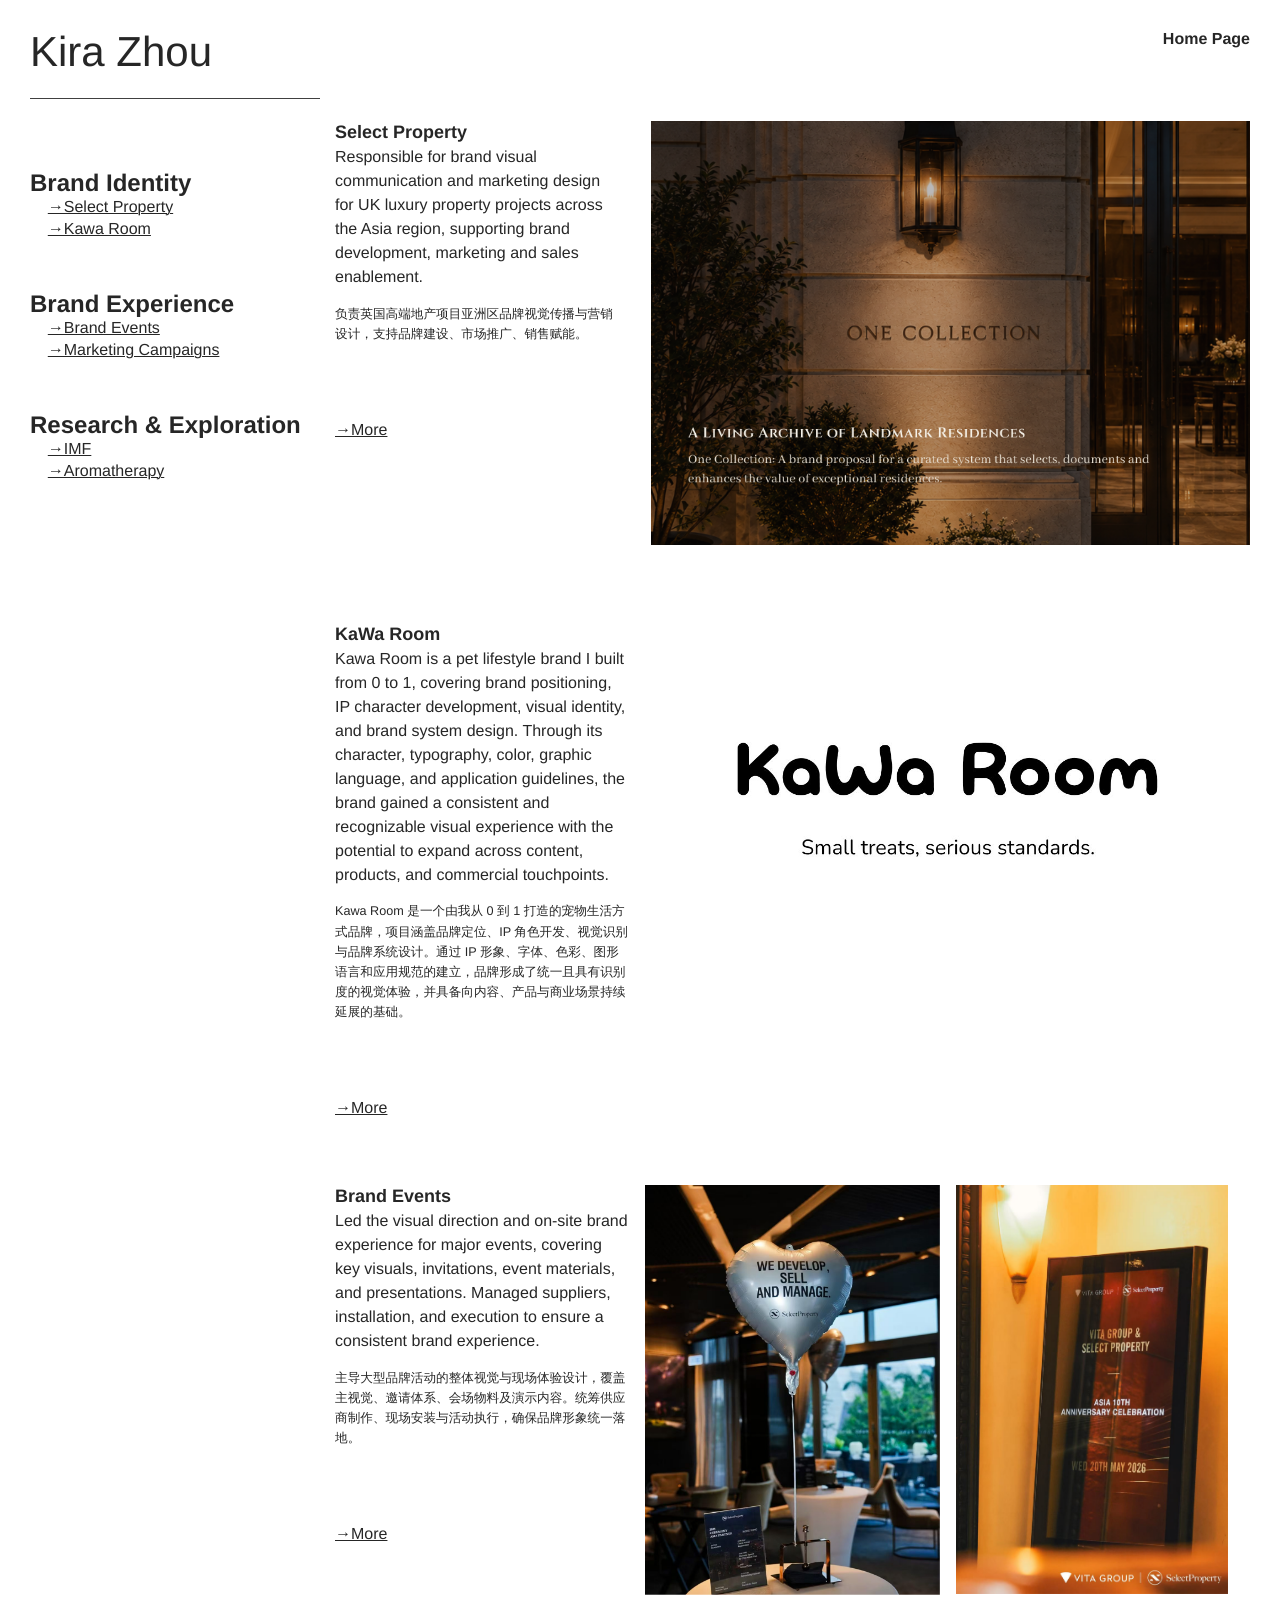
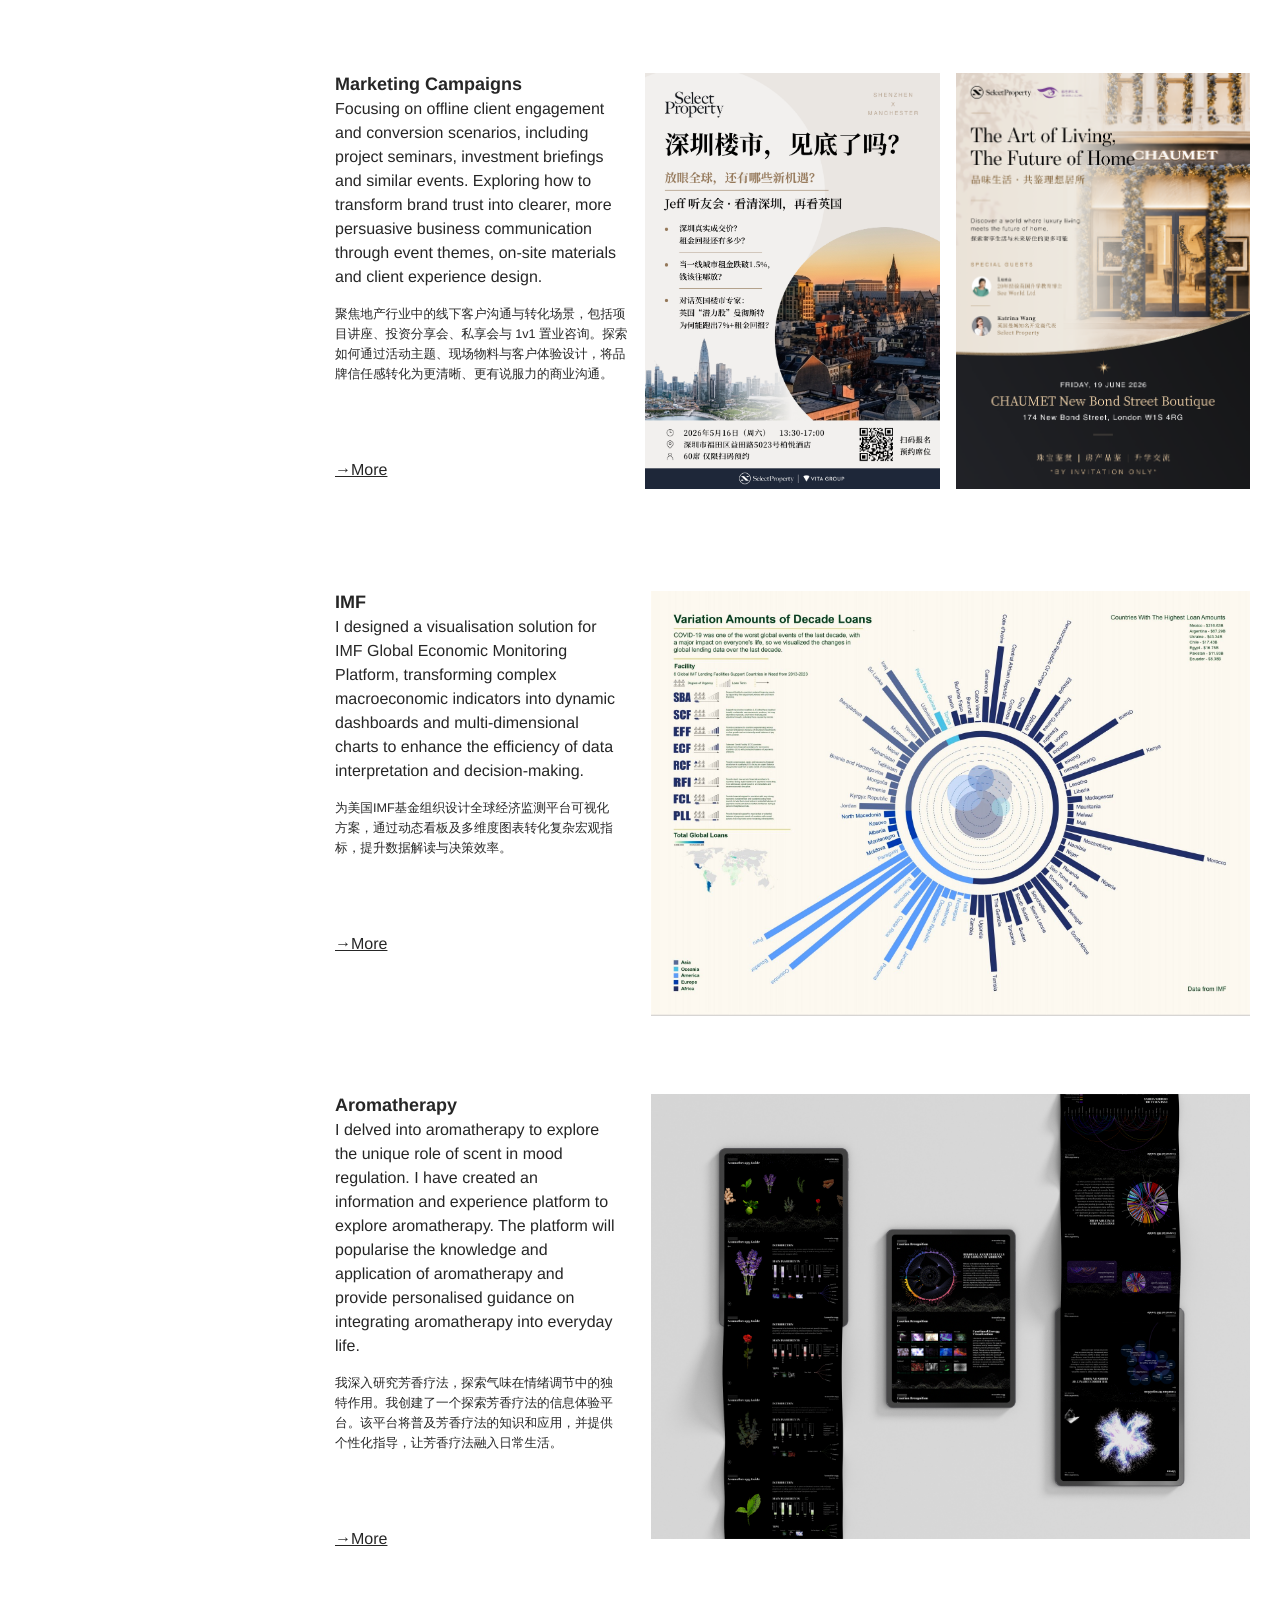
<file: index.html>
<!doctype html>
<html lang="en">
<head>
  <meta charset="utf-8">
  <meta name="viewport" content="width=device-width, initial-scale=1">
  <title>homepage — Kira Zhou</title>
  <link rel="stylesheet" href="assets/css/styles.css">
</head>
<body>
  <aside class="sidebar"><span class="sidebar-brand">Kira Zhou<br>
</span><br>
<hr /><br>
<br>
<br><h2><b>Brand Identity</b> <br>

</h2><span class="sidebar-links">    <a class="" href="pages/select-property.html" rel="history">→Select Property</a><br>    <a class="" href="pages/kawa-room.html" rel="history"> →Kawa Room</a><br>
</span><br>
<h2><b>Brand Experience</b></h2>
<span class="sidebar-links">    <a class="" href="pages/brand-events.html" rel="history">→Brand Events</a><br>    <a class="" href="pages/marketing-campaigns.html" rel="history"> →Marketing Campaigns</a></span><span class="sidebar-links"></span><br>
<h2><b>Research & Exploration</b></h2>
<span class="sidebar-links">    <a class="" href="pages/imf.html" rel="history">→IMF</a><br>
    <a class="" href="pages/aromatherapy.html" rel="history">→Aromatherapy</a></span><br>
   <br>
<br>
<br>
<br>
<br>
<br>
<br>
<br>
<br>
<br>
<br>
<br>
<br>
<br>
<br>
<br>
<br>
<br>
<br>
<br>
<br><br>zhoujing008289@outlook.com<br></aside>
  <main class="content">
    <div class="page-label">Home Page</div>
<section class="project-row wide-gap"><div class="column span-4"><span class="style-4">Select Property</span><br>
<div class="copy-pair"><p class="copy-en">Responsible for brand visual communication and marketing design for UK luxury property projects across the Asia region, supporting brand development, marketing and sales enablement.</p><p class="copy-zh">负责英国高端地产项目亚洲区品牌视觉传播与营销设计，支持品牌建设、市场推广、销售赋能。</p></div><br><br><a href="pages/select-property.html" rel="history">→More</a></div>
<div class="column span-8"><figure class="media" data-cargo-hash="L3113223110724900436017571736827"><a class="image-link" href="pages/select-property.html"><img src="assets/images/image-L3113223.png" alt=".png" loading="lazy"></a></figure></div></section><section class="project-row"><div class="column span-4"><span class="style-4">KaWa Room</span><br>
<div class="copy-pair"><p class="copy-en">Kawa Room is a pet lifestyle brand I built from 0 to 1, covering brand positioning, IP character development, visual identity, and brand system design. Through its character, typography, color, graphic language, and application guidelines, the brand gained a consistent and recognizable visual experience with the potential to expand across content, products, and commercial touchpoints.</p><p class="copy-zh">Kawa Room 是一个由我从 0 到 1 打造的宠物生活方式品牌，项目涵盖品牌定位、IP 角色开发、视觉识别与品牌系统设计。通过 IP 形象、字体、色彩、图形语言和应用规范的建立，品牌形成了统一且具有识别度的视觉体验，并具备向内容、产品与商业场景持续延展的基础。</p></div><br><br><a href="pages/kawa-room.html" rel="history">→More</a></div>
<div class="column span-8"><figure class="media" data-cargo-hash="X3103665013551710580572657331451" style="--media-width: 100%;"><a class="image-link" href="pages/kawa-room.html"><img src="assets/images/frame-25-X3103665.jpg" alt="Frame-25" loading="lazy"></a></figure></div></section><section class="project-row"><div class="column span-4"><span class="style-4">Brand Events</span><br>
<div class="copy-pair"><p class="copy-en">Led the visual direction and on-site brand experience for major events, covering key visuals, invitations, event materials, and presentations. Managed suppliers, installation, and execution to ensure a consistent brand experience.</p><p class="copy-zh">主导大型品牌活动的整体视觉与现场体验设计，覆盖主视觉、邀请体系、会场物料及演示内容。统筹供应商制作、现场安装与活动执行，确保品牌形象统一落地。</p></div><br><br><a href="pages/brand-events.html" rel="history">→More</a></div>
<div class="column span-4"><figure class="media" data-cargo-hash="D3101737971480571460469563632891" style="--media-width: 100%;"><a class="image-link" href="pages/brand-events.html"><img src="assets/images/1a30529701cce34ef0699a976ae45216-1-D3101737.png" alt="1a30529701cce34ef0699a976ae45216-1" loading="lazy"></a></figure></div>
<div class="column span-4"><figure class="media" data-cargo-hash="M3101736991810887193902696410363" style="--media-width: 92.6%;"><a class="image-link" href="pages/brand-events.html"><img src="assets/images/12d7c00edec013e3e00f02c766e99c10-1-M3101736.png" alt="12d7c00edec013e3e00f02c766e99c10-1" loading="lazy"></a></figure><br></div></section><section class="project-row"><div class="column span-4"><span class="style-4">Marketing Campaigns</span><br>
<div class="copy-pair"><p class="copy-en">Focusing on offline client engagement and conversion scenarios, including project seminars, investment briefings and similar events. Exploring how to transform brand trust into clearer, more persuasive business communication through event themes, on-site materials and client experience design.</p><p class="copy-zh">聚焦地产行业中的线下客户沟通与转化场景，包括项目讲座、投资分享会、私享会与 1v1 置业咨询。探索如何通过活动主题、现场物料与客户体验设计，将品牌信任感转化为更清晰、更有说服力的商业沟通。</p></div><br><br><a href="pages/marketing-campaigns.html" rel="history">→More</a></div>
<div class="column span-4"><figure class="media" data-cargo-hash="X3101956193566824624892781309179" style="--media-width: 100%;"><a class="image-link" href="pages/marketing-campaigns.html"><img src="assets/images/jeff20260427-X3101956.png" alt="Jeff20260427" loading="lazy"></a></figure></div>
<div class="column span-4"><figure class="media" data-cargo-hash="Y3101955817308585753439056997627"><a class="image-link" href="pages/marketing-campaigns.html"><img src="assets/images/11-Y3101955.png" alt="11" loading="lazy"></a></figure></div></section><br>
<section class="project-row wide-gap"><div class="column span-4"><b><span class="style-4">IMF</span></b><br><div class="copy-pair"><p class="copy-en">I designed a visualisation solution for IMF Global Economic Monitoring Platform, transforming complex macroeconomic indicators into dynamic dashboards and multi-dimensional charts to enhance the efficiency of data interpretation and decision-making.</p><p class="copy-zh">为美国IMF基金组织设计全球经济监测平台可视化方案，通过动态看板及多维度图表转化复杂宏观指标，提升数据解读与决策效率。</p></div><br><br><a href="pages/imf.html" rel="history">→More</a></div>
<div class="column span-8"><figure class="media" data-cargo-hash="S1806641315954566102560186608891" style="--media-width: 100%;"><a class="image-link" href="pages/imf.html"><img src="assets/images/wechatimg2242-S1806641.jpg" alt="WechatIMG2242" loading="lazy"></a></figure></div></section><section class="project-row wide-gap"><div class="column span-4"><span class="style-4">Aromatherapy</span><br><div class="copy-pair"><p class="copy-en">I delved into aromatherapy to explore the unique role of scent in mood regulation. I have created an information and experience platform to explore aromatherapy. The platform will popularise the knowledge and application of aromatherapy and provide personalised guidance on integrating aromatherapy into everyday life.</p><p class="copy-zh">我深入研究芳香疗法，探索气味在情绪调节中的独特作用。我创建了一个探索芳香疗法的信息体验平台。该平台将普及芳香疗法的知识和应用，并提供个性化指导，让芳香疗法融入日常生活。</p></div><br><br><a href="pages/aromatherapy.html" rel="history">→More</a></div>
<div class="column span-8"><figure class="media" data-cargo-hash="I3100789481811303850793570184443"><a class="image-link" href="pages/aromatherapy.html"><img src="assets/images/web-I3100789.png" alt="web" loading="lazy"></a></figure></div></section><br>
<br>
  </main>
  <script src="assets/js/main.js"></script>
</body>
</html>
</file>
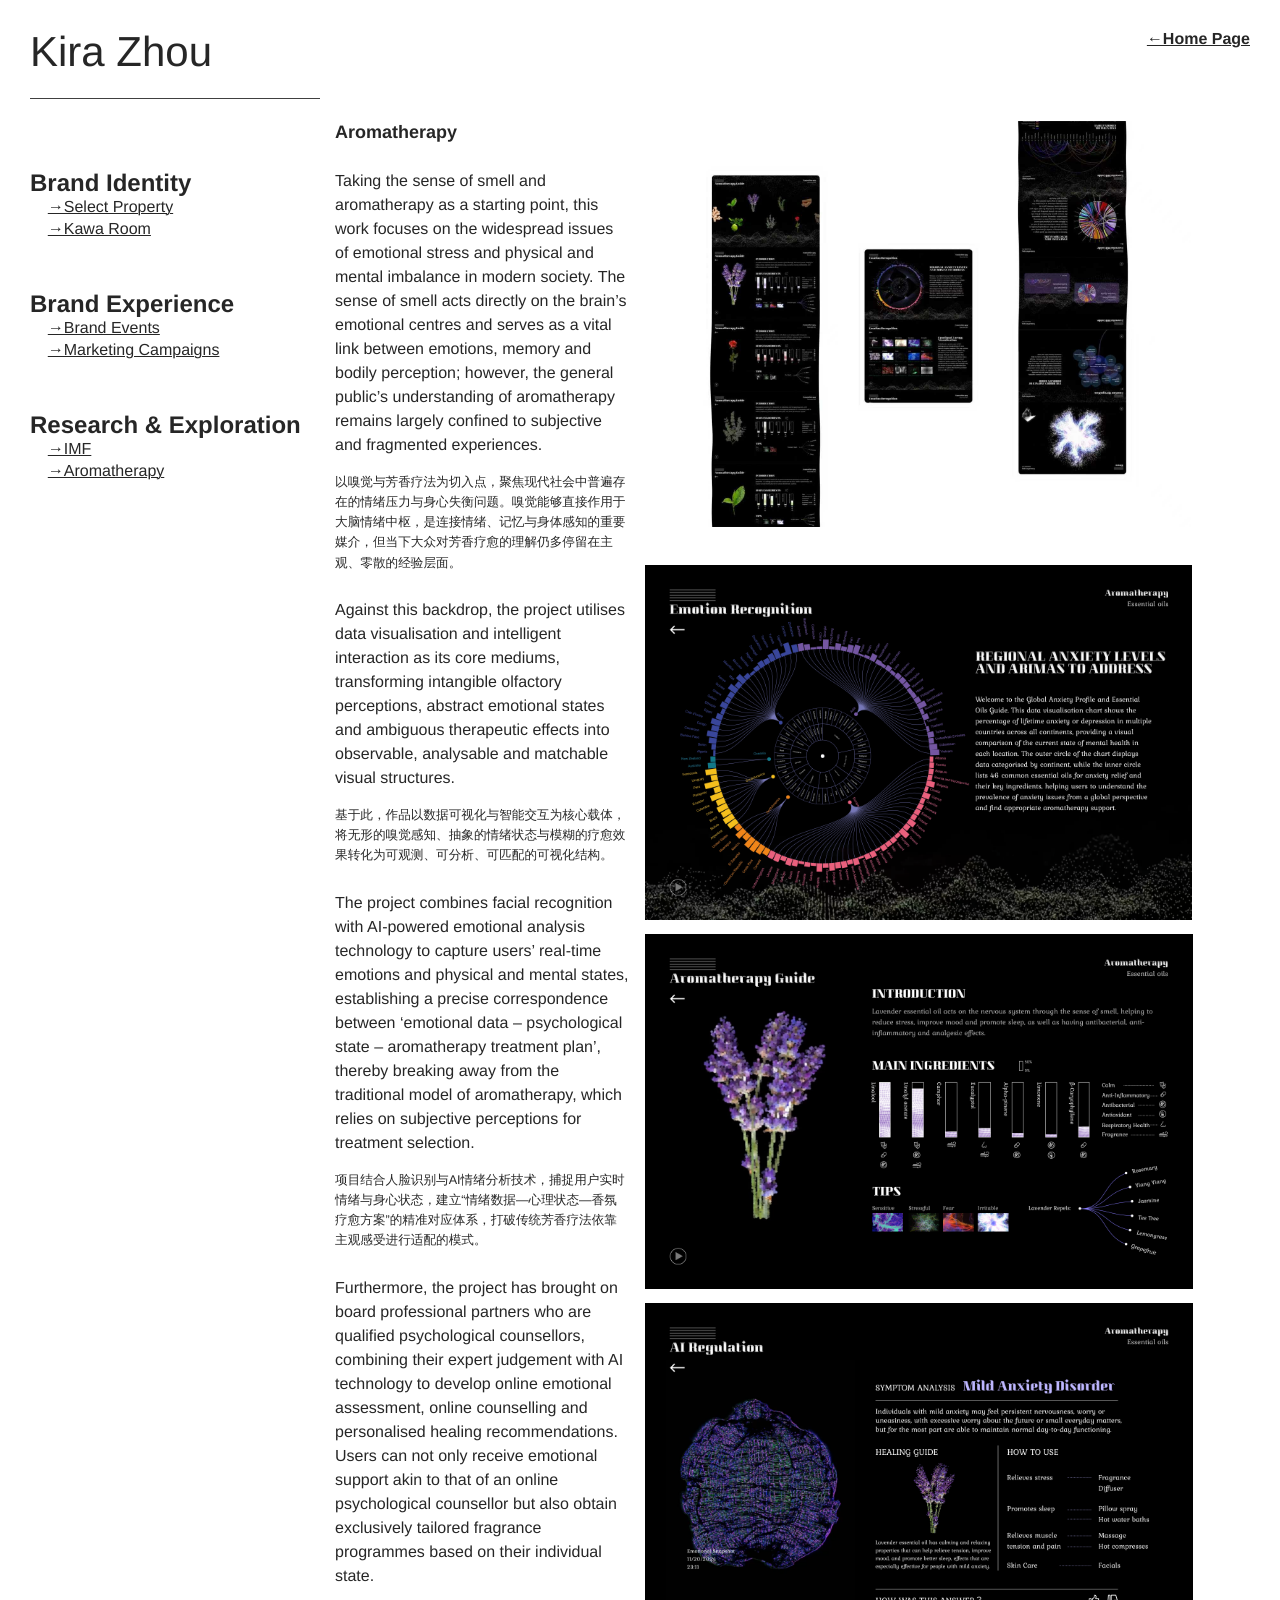
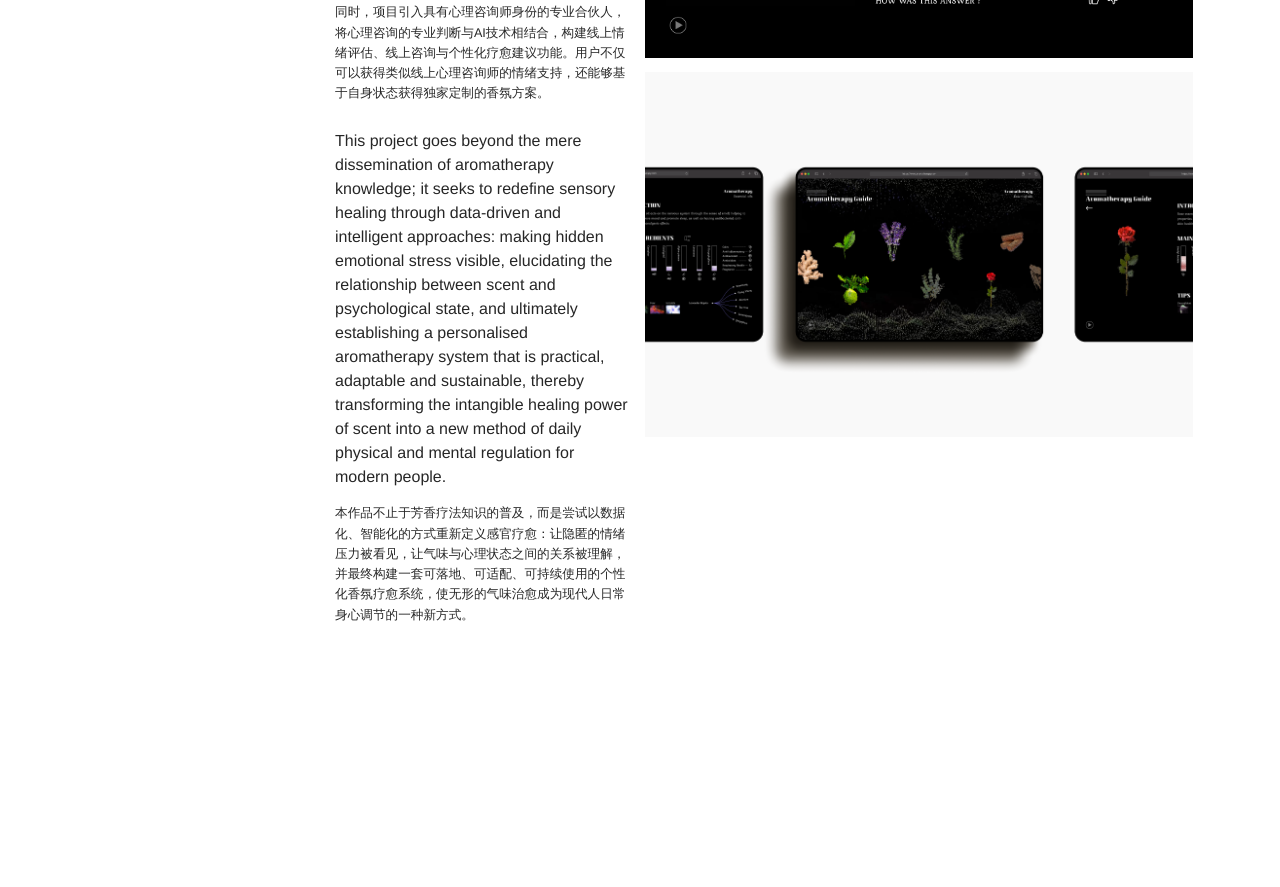
<file: pages/aromatherapy.html>
<!doctype html>
<html lang="en">
<head>
  <meta charset="utf-8">
  <meta name="viewport" content="width=device-width, initial-scale=1">
  <title>Aromatherapy — Kira Zhou</title>
  <link rel="stylesheet" href="../assets/css/styles.css">
</head>
<body>
  <aside class="sidebar"><span class="sidebar-brand">Kira Zhou<br>
</span><br>
<hr /><br>
<br>
<br><h2><b>Brand Identity</b> <br>

</h2><span class="sidebar-links">    <a class="" href="../pages/select-property.html" rel="history">→Select Property</a><br>    <a class="" href="../pages/kawa-room.html" rel="history"> →Kawa Room</a><br>
</span><br>
<h2><b>Brand Experience</b></h2>
<span class="sidebar-links">    <a class="" href="../pages/brand-events.html" rel="history">→Brand Events</a><br>    <a class="" href="../pages/marketing-campaigns.html" rel="history"> →Marketing Campaigns</a></span><span class="sidebar-links"></span><br>
<h2><b>Research & Exploration</b></h2>
<span class="sidebar-links">    <a class="" href="../pages/imf.html" rel="history">→IMF</a><br>
    <a class="" href="../pages/aromatherapy.html" rel="history">→Aromatherapy</a></span><br>
   <br>
<br>
<br>
<br>
<br>
<br>
<br>
<br>
<br>
<br>
<br>
<br>
<br>
<br>
<br>
<br>
<br>
<br>
<br>
<br>
<br><br>zhoujing008289@outlook.com<br></aside>
  <main class="content">
    <div class="page-label"><a href="../index.html">←Home Page</a></div>
<section class="project-row detail-organized"><div class="column span-4"><span class="style-4">Aromatherapy</span><br>
<div class="copy-pair"><p class="copy-en"><br>
Taking the sense of smell and aromatherapy as a starting point, this work focuses on the widespread issues of emotional stress and physical and mental imbalance in modern society. The sense of smell acts directly on the brain’s emotional centres and serves as a vital link between emotions, memory and bodily perception; however, the general public’s understanding of aromatherapy remains largely confined to subjective and fragmented experiences.</p><p class="copy-zh">以嗅觉与芳香疗法为切入点，聚焦现代社会中普遍存在的情绪压力与身心失衡问题。嗅觉能够直接作用于大脑情绪中枢，是连接情绪、记忆与身体感知的重要媒介，但当下大众对芳香疗愈的理解仍多停留在主观、零散的经验层面。</p></div><div class="copy-pair"><p class="copy-en">Against this backdrop, the project utilises data visualisation and intelligent interaction as its core mediums, transforming intangible olfactory perceptions, abstract emotional states and ambiguous therapeutic effects into observable, analysable and matchable visual structures.</p><p class="copy-zh">基于此，作品以数据可视化与智能交互为核心载体，将无形的嗅觉感知、抽象的情绪状态与模糊的疗愈效果转化为可观测、可分析、可匹配的可视化结构。</p></div><div class="copy-pair"><p class="copy-en">The project combines facial recognition with AI-powered emotional analysis technology to capture users’ real-time emotions and physical and mental states, establishing a precise correspondence between ‘emotional data – psychological state – aromatherapy treatment plan’, thereby breaking away from the traditional model of aromatherapy, which relies on subjective perceptions for treatment selection.</p><p class="copy-zh">项目结合人脸识别与AI情绪分析技术，捕捉用户实时情绪与身心状态，建立“情绪数据—心理状态—香氛疗愈方案”的精准对应体系，打破传统芳香疗法依靠主观感受进行适配的模式。</p></div><div class="copy-pair"><p class="copy-en">Furthermore, the project has brought on board professional partners who are qualified psychological counsellors, combining their expert judgement with AI technology to develop online emotional assessment, online counselling and personalised healing recommendations. Users can not only receive emotional support akin to that of an online psychological counsellor but also obtain exclusively tailored fragrance programmes based on their individual state.</p><p class="copy-zh">同时，项目引入具有心理咨询师身份的专业合伙人，将心理咨询的专业判断与AI技术相结合，构建线上情绪评估、线上咨询与个性化疗愈建议功能。用户不仅可以获得类似线上心理咨询师的情绪支持，还能够基于自身状态获得独家定制的香氛方案。</p></div><div class="copy-pair"><p class="copy-en">This project goes beyond the mere dissemination of aromatherapy knowledge; it seeks to redefine sensory healing through data-driven and intelligent approaches: making hidden emotional stress visible, elucidating the relationship between scent and psychological state, and ultimately establishing a personalised aromatherapy system that is practical, adaptable and sustainable, thereby transforming the intangible healing power of scent into a new method of daily physical and mental regulation for modern people.</p><p class="copy-zh">本作品不止于芳香疗法知识的普及，而是尝试以数据化、智能化的方式重新定义感官疗愈：让隐匿的情绪压力被看见，让气味与心理状态之间的关系被理解，并最终构建一套可落地、可适配、可持续使用的个性化香氛疗愈系统，使无形的气味治愈成为现代人日常身心调节的一种新方式。</p></div></div><div class="column span-8"><figure class="media" data-cargo-hash="J3100830235612690086947249761531" style="--media-width: 90.3%;"><img src="../assets/images/225f499a440689c74869058158a81056-J3100830.jpg" alt="225f499a440689c74869058158a81056" loading="lazy"></figure><br>
<br>
<figure class="media" data-cargo-hash="N3100843037800651193965747678459" style="--media-width: 90.4%;"><img src="../assets/images/ff-N3100843.png" alt="ff" loading="lazy"></figure><br>
<figure class="media" data-cargo-hash="O3100841729077946140567898729723" style="--media-width: 90.5%;"><img src="../assets/images/12-O3100841.png" alt="12" loading="lazy"></figure><figure class="media" data-cargo-hash="L3100841489620761319744209202427" style="--media-width: 90.5%;"><img src="../assets/images/123-L3100841.png" alt="123" loading="lazy"></figure><br>
<figure class="media" data-cargo-hash="C3100838665442690378885566344443" style="--media-width: 90.5%;"><img src="../assets/images/4-C3100838.png" alt="4" loading="lazy"></figure><br>
<br></div></section><br>
<br>
<br>
<br>
<br>
<br>
<br>
  </main>
  <script src="../assets/js/main.js"></script>
</body>
</html>
</file>
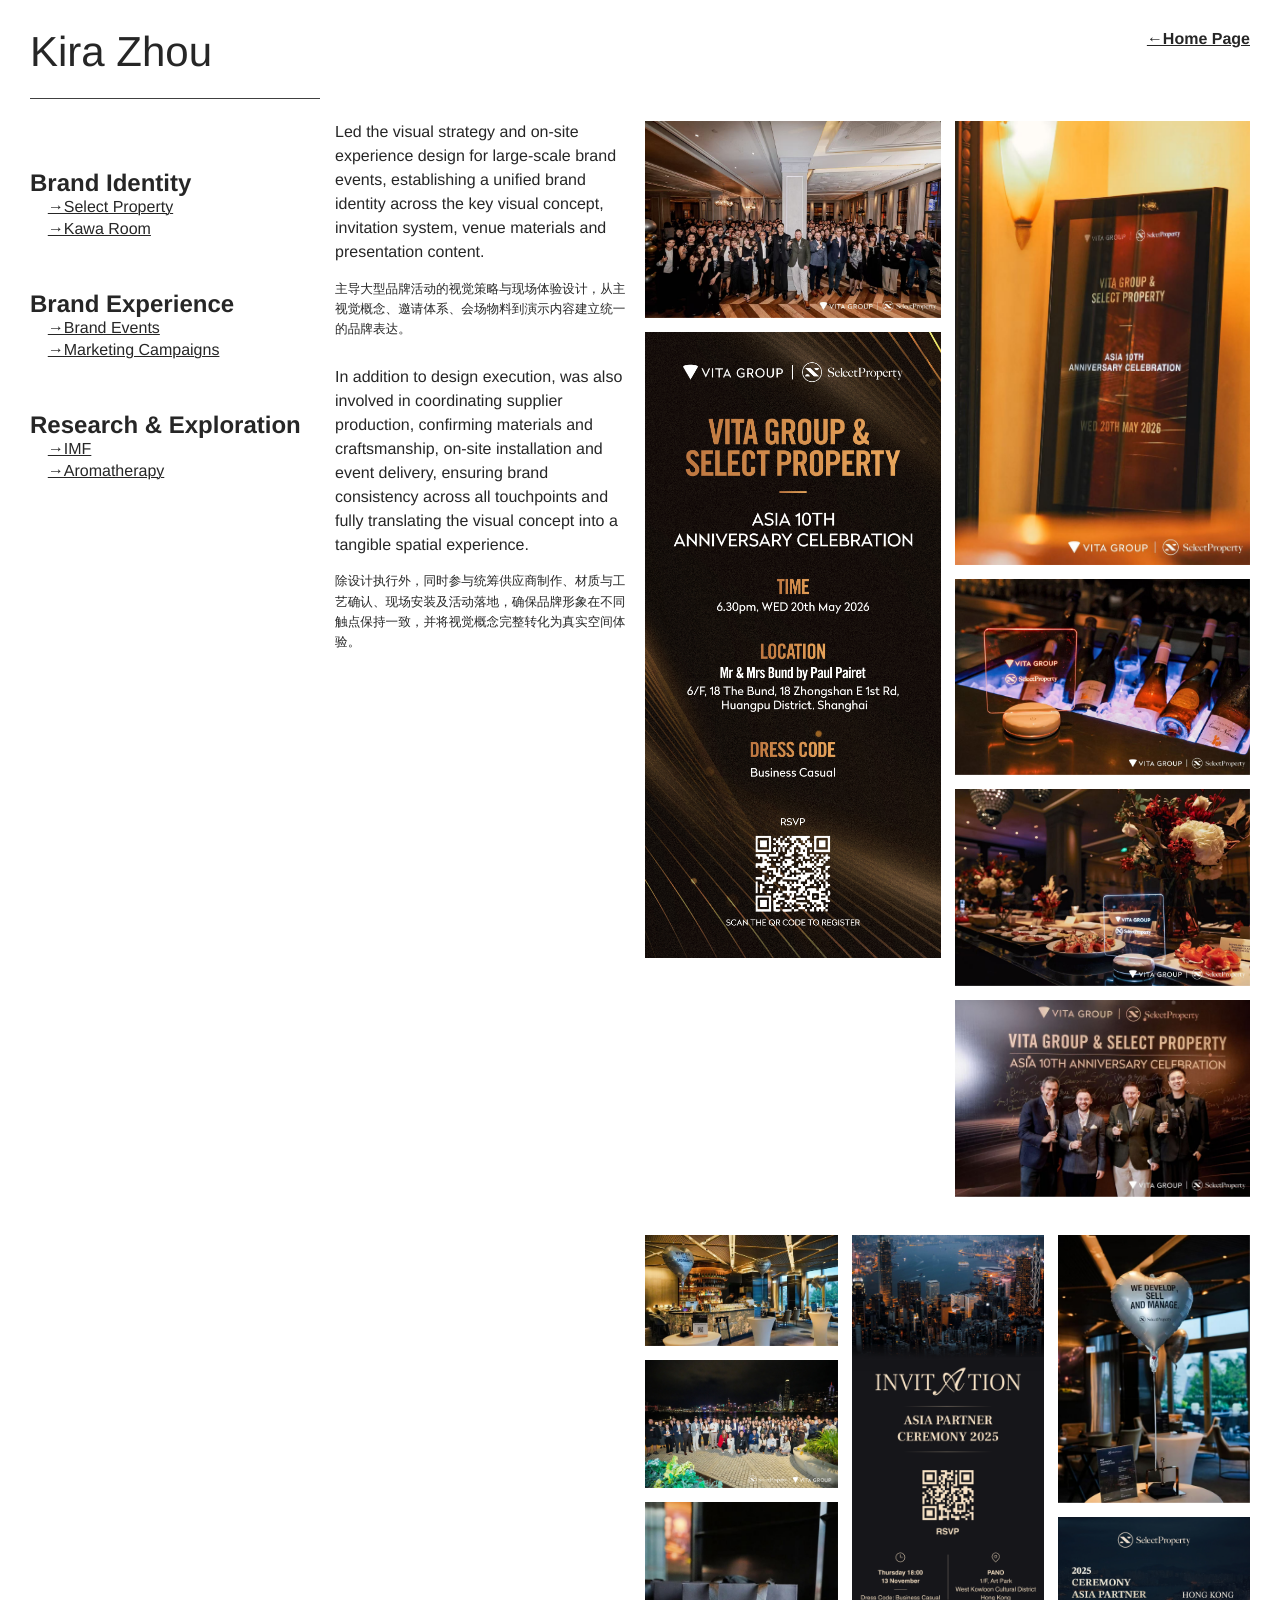
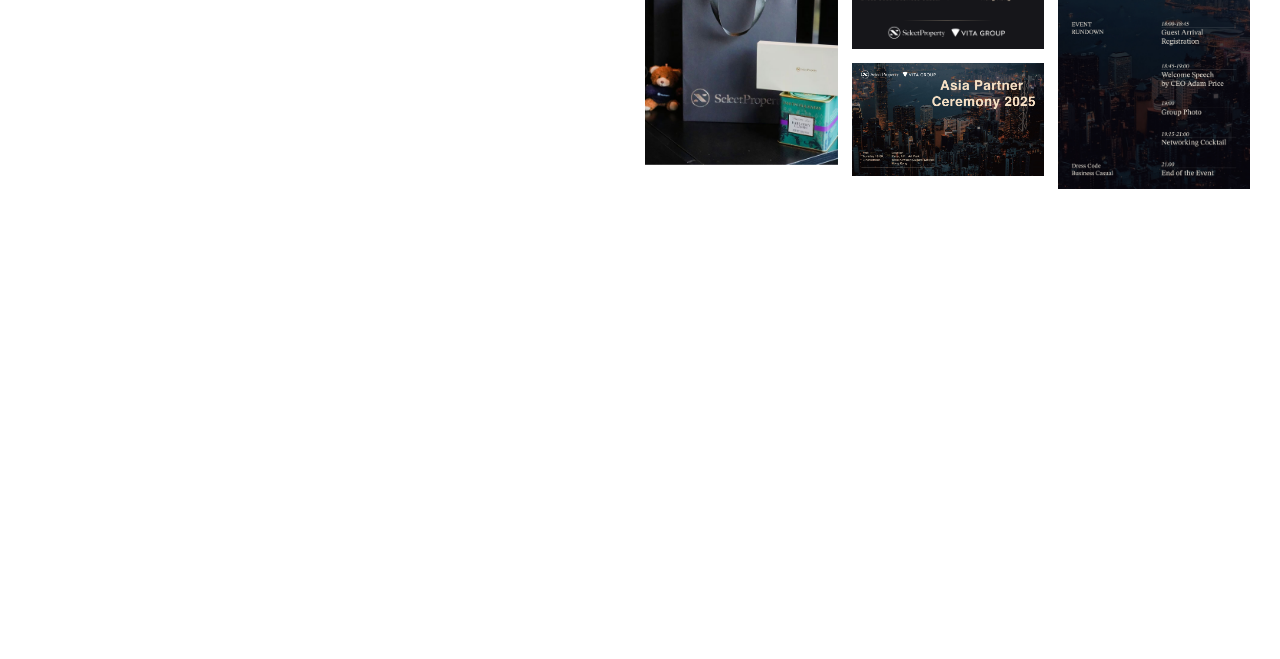
<file: pages/brand-events.html>
<!doctype html>
<html lang="en">
<head>
  <meta charset="utf-8">
  <meta name="viewport" content="width=device-width, initial-scale=1">
  <title>Brand Events — Kira Zhou</title>
  <link rel="stylesheet" href="../assets/css/styles.css">
</head>
<body>
  <aside class="sidebar"><span class="sidebar-brand">Kira Zhou<br>
</span><br>
<hr /><br>
<br>
<br><h2><b>Brand Identity</b> <br>

</h2><span class="sidebar-links">    <a class="" href="../pages/select-property.html" rel="history">→Select Property</a><br>    <a class="" href="../pages/kawa-room.html" rel="history"> →Kawa Room</a><br>
</span><br>
<h2><b>Brand Experience</b></h2>
<span class="sidebar-links">    <a class="" href="../pages/brand-events.html" rel="history">→Brand Events</a><br>    <a class="" href="../pages/marketing-campaigns.html" rel="history"> →Marketing Campaigns</a></span><span class="sidebar-links"></span><br>
<h2><b>Research & Exploration</b></h2>
<span class="sidebar-links">    <a class="" href="../pages/imf.html" rel="history">→IMF</a><br>
    <a class="" href="../pages/aromatherapy.html" rel="history">→Aromatherapy</a></span><br>
   <br>
<br>
<br>
<br>
<br>
<br>
<br>
<br>
<br>
<br>
<br>
<br>
<br>
<br>
<br>
<br>
<br>
<br>
<br>
<br>
<br><br>zhoujing008289@outlook.com<br></aside>
  <main class="content">
    <div class="page-label"><a href="../index.html">←Home Page</a></div>
<section class="project-row detail-organized"><div class="column span-4"><div class="copy-pair"><p class="copy-en">Led the visual strategy and on-site experience design for large-scale brand events, establishing a unified brand identity across the key visual concept, invitation system, venue materials and presentation content.</p><p class="copy-zh">主导大型品牌活动的视觉策略与现场体验设计，从主视觉概念、邀请体系、会场物料到演示内容建立统一的品牌表达。</p></div><div class="copy-pair"><p class="copy-en">In addition to design execution, was also involved in coordinating supplier production, confirming materials and craftsmanship, on-site installation and event delivery, ensuring brand consistency across all touchpoints and fully translating the visual concept into a tangible spatial experience.</p><p class="copy-zh">除设计执行外，同时参与统筹供应商制作、材质与工艺确认、现场安装及活动落地，确保品牌形象在不同触点保持一致，并将视觉概念完整转化为真实空间体验。</p></div></div><div class="column span-8"><div class="gallery gallery-columnized count-6" style="--gallery-gap: 14px;"><figure class="media" data-cargo-hash="T3101799209579594811837092506875"><img src="../assets/images/e1921d1953df579a9a379130b041b48c-1-T3101799.png" alt="e1921d1953df579a9a379130b041b48c-1" loading="lazy"></figure><figure class="media" data-cargo-hash="M3101810673419379883080201579771"><img src="../assets/images/520-M3101810.jpg" alt="520" loading="lazy"></figure><figure class="media" data-cargo-hash="U3101789409931273094374892023035"><img src="../assets/images/12d7c00edec013e3e00f02c766e99c10-1-U3101789.png" alt="12d7c00edec013e3e00f02c766e99c10-1" loading="lazy"></figure><figure class="media" data-cargo-hash="U3101789409912826350301182471419"><img src="../assets/images/6f2bb377b908b041a4145372fbd8f5ca-1-U3101789.png" alt="6f2bb377b908b041a4145372fbd8f5ca-1" loading="lazy"></figure><figure class="media" data-cargo-hash="U3101789582924839017623067077883"><img src="../assets/images/3184a89fc4a9dfa81ea382651d81e7bf-1-U3101789.png" alt="3184a89fc4a9dfa81ea382651d81e7bf-1" loading="lazy"></figure><figure class="media" data-cargo-hash="E3101903576535197377610490621179"><img src="../assets/images/34b146325ba2ce6dea31bafdfb47ebfd-1-E3101903.png" alt="34b146325ba2ce6dea31bafdfb47ebfd-1" loading="lazy"></figure></div><br>
<div class="gallery gallery-columnized count-7" style="--gallery-gap: 14px;"><figure class="media" data-cargo-hash="A3101789582906392273549357526267"><img src="../assets/images/609a18a992b0cd04a63a9ba880aef2a3-1-A3101789.png" alt="609a18a992b0cd04a63a9ba880aef2a3-1" loading="lazy"></figure><figure class="media" data-cargo-hash="R3101789744352296406655353269499"><img src="../assets/images/2-1-R3101789.png" alt="2-1" loading="lazy"></figure><figure class="media" data-cargo-hash="G3101789409894379606227472919803"><img src="../assets/images/6e49dd04cdbd26a38a46b5d79fd6ad83-1-G3101789.png" alt="6e49dd04cdbd26a38a46b5d79fd6ad83-1" loading="lazy"></figure><figure class="media" data-cargo-hash="D3101811779006539196788468133115"><img src="../assets/images/20251014-hk-D3101811.png" alt="20251014-HK" loading="lazy"></figure><figure class="media" data-cargo-hash="W3101812039142524124240565021947"><img src="../assets/images/kv-W3101812.jpg" alt="kv" loading="lazy"></figure><figure class="media" data-cargo-hash="O3101789409875932862153763368187"><img src="../assets/images/1a30529701cce34ef0699a976ae45216-1-O3101789.png" alt="1a30529701cce34ef0699a976ae45216-1" loading="lazy"></figure><figure class="media" data-cargo-hash="W3101811549953318033536965717243"><img src="../assets/images/20251030hk-agenda-final-W3101811.jpg" alt="20251030HK-agenda-final" loading="lazy"></figure></div><br>
<br>
<br>
<br>
<br>
<br><br>
<br>
<br>
<br>
<br>
<br>
<br>
<br>
<br></div></section>
  </main>
  <script src="../assets/js/main.js"></script>
</body>
</html>
</file>
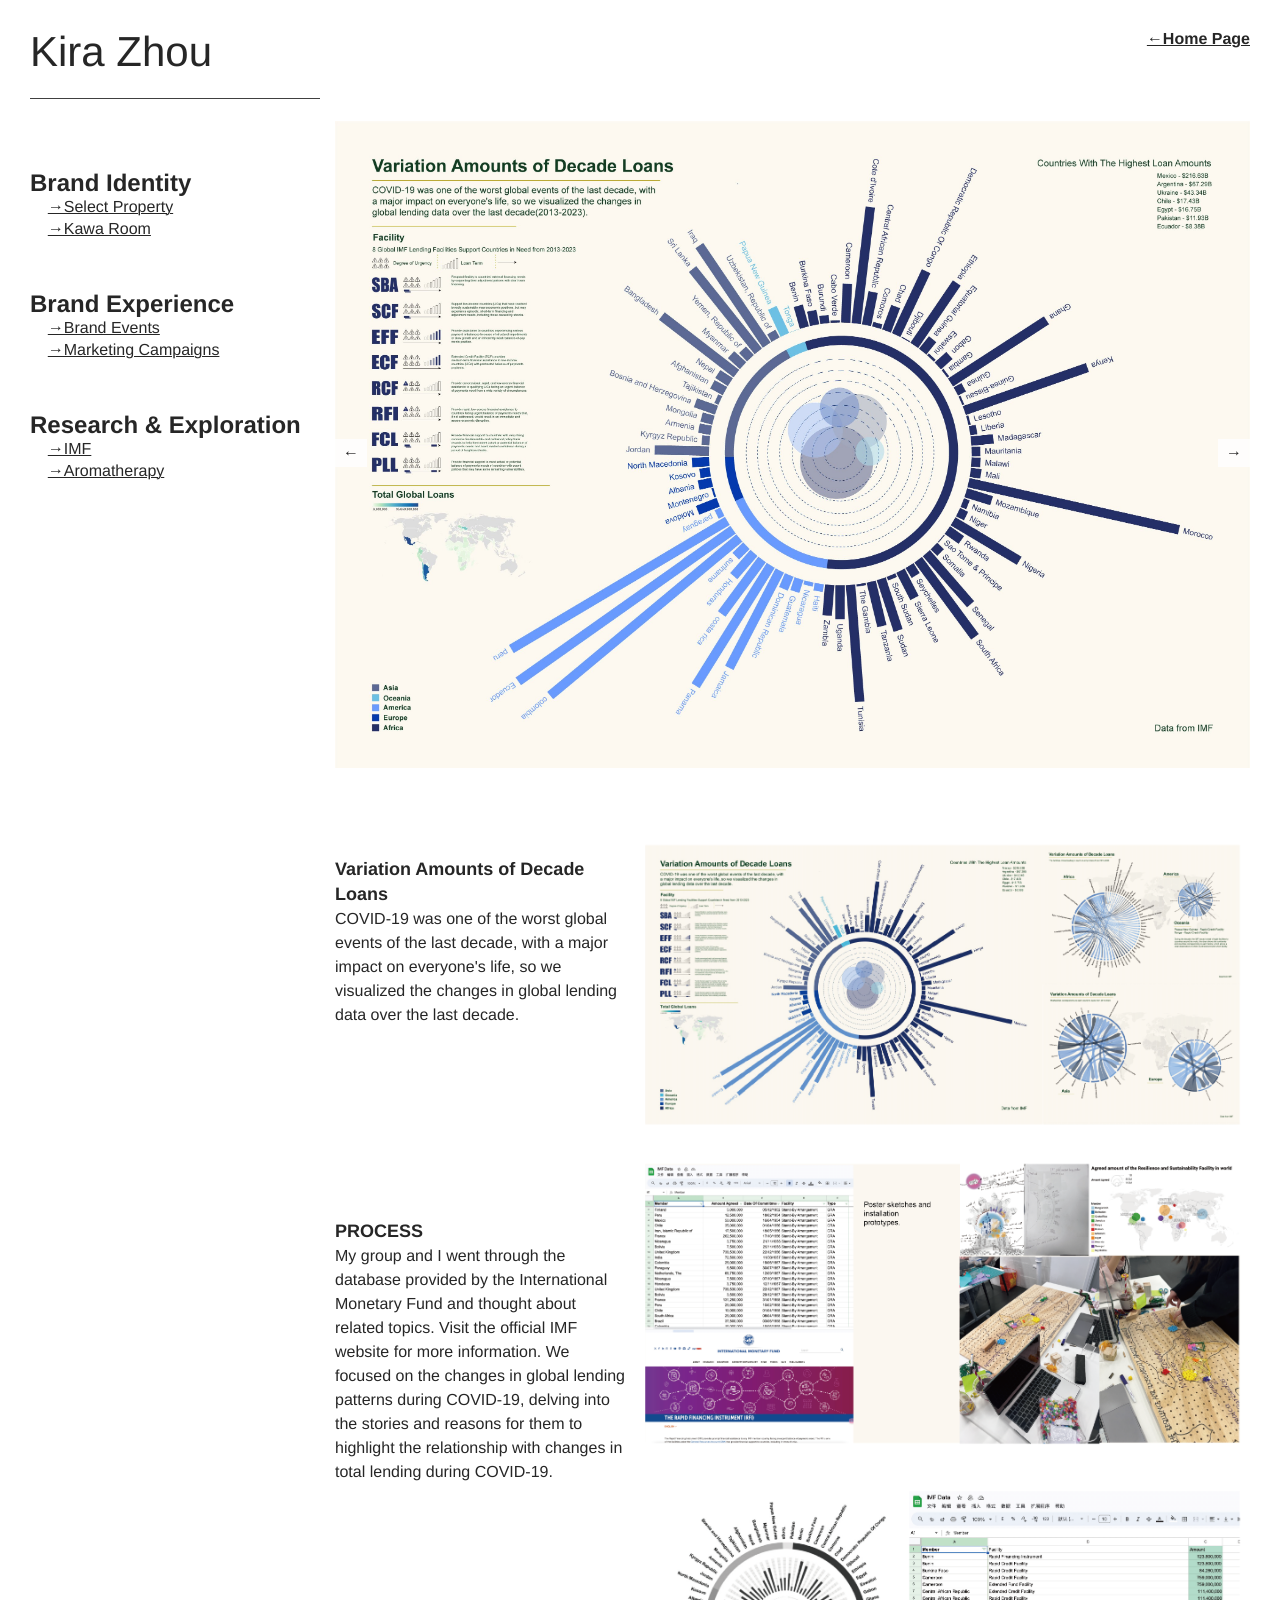
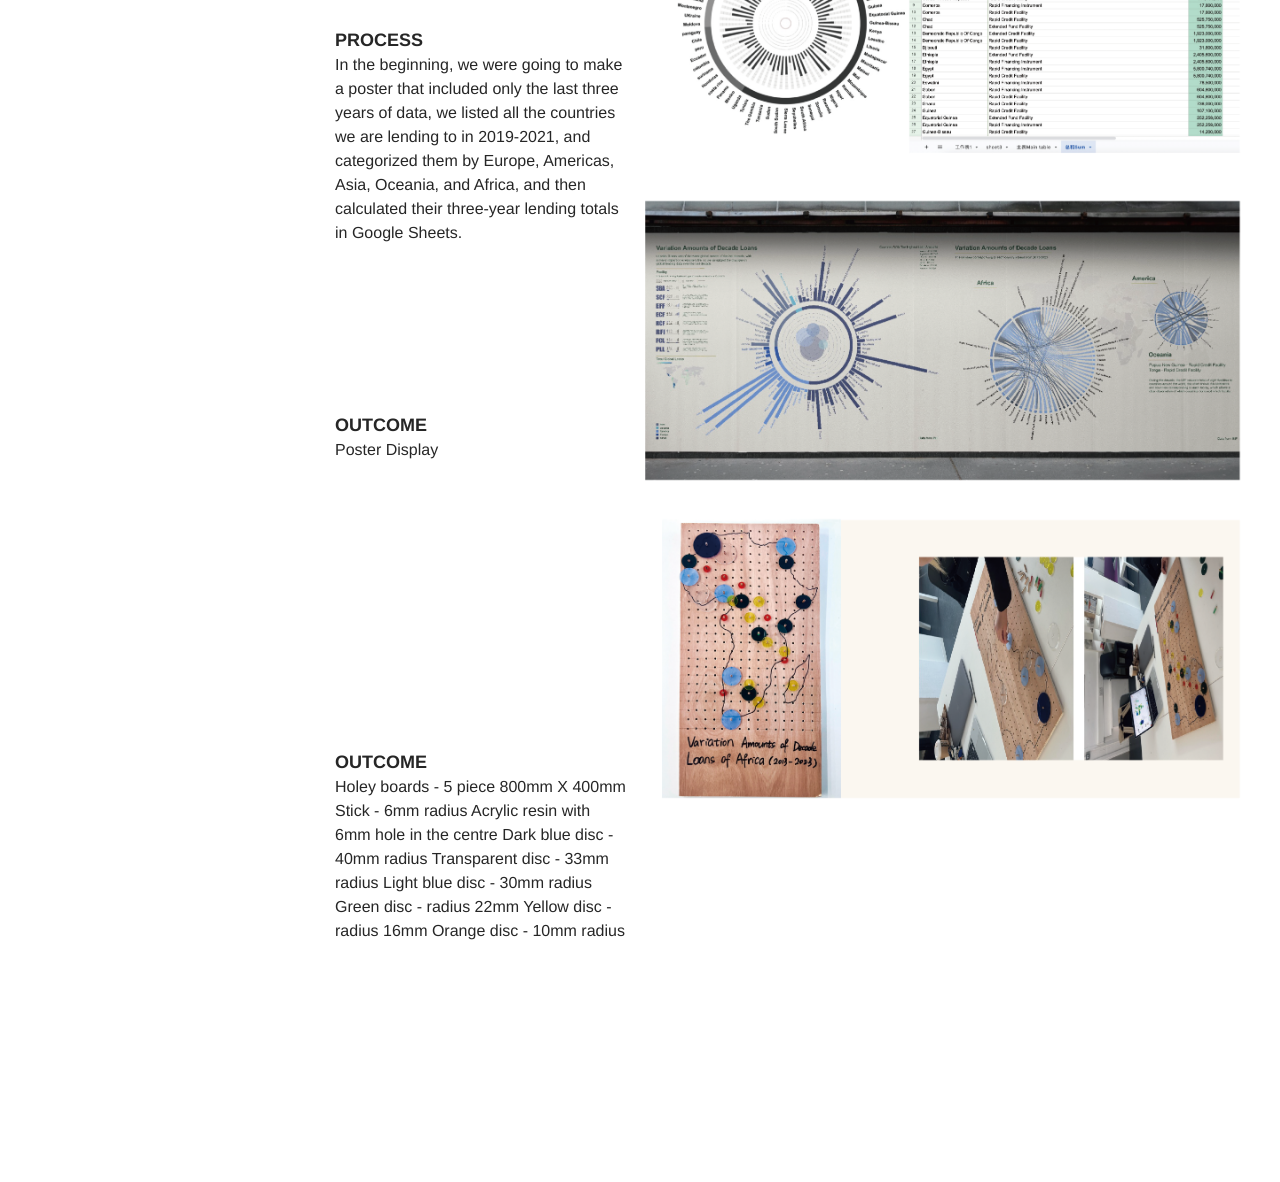
<file: pages/imf.html>
<!doctype html>
<html lang="en">
<head>
  <meta charset="utf-8">
  <meta name="viewport" content="width=device-width, initial-scale=1">
  <title>IMF — Kira Zhou</title>
  <link rel="stylesheet" href="../assets/css/styles.css">
</head>
<body>
  <aside class="sidebar"><span class="sidebar-brand">Kira Zhou<br>
</span><br>
<hr /><br>
<br>
<br><h2><b>Brand Identity</b> <br>

</h2><span class="sidebar-links">    <a class="" href="../pages/select-property.html" rel="history">→Select Property</a><br>    <a class="" href="../pages/kawa-room.html" rel="history"> →Kawa Room</a><br>
</span><br>
<h2><b>Brand Experience</b></h2>
<span class="sidebar-links">    <a class="" href="../pages/brand-events.html" rel="history">→Brand Events</a><br>    <a class="" href="../pages/marketing-campaigns.html" rel="history"> →Marketing Campaigns</a></span><span class="sidebar-links"></span><br>
<h2><b>Research & Exploration</b></h2>
<span class="sidebar-links">    <a class="" href="../pages/imf.html" rel="history">→IMF</a><br>
    <a class="" href="../pages/aromatherapy.html" rel="history">→Aromatherapy</a></span><br>
   <br>
<br>
<br>
<br>
<br>
<br>
<br>
<br>
<br>
<br>
<br>
<br>
<br>
<br>
<br>
<br>
<br>
<br>
<br>
<br>
<br><br>zhoujing008289@outlook.com<br></aside>
  <main class="content">
    <div class="page-label"><a href="../index.html">←Home Page</a></div>
<div class="gallery-slideshow" data-slideshow><button class="slide-control prev" type="button" aria-label="Previous">←</button><div class="slides"><figure class="media" data-cargo-hash="V1813758460538689472815652187387"><img src="../assets/images/1-V1813758.jpg" alt="1" loading="lazy"></figure><figure class="media" data-cargo-hash="D1813752052176691754264839892219"><img src="../assets/images/wechatimg2244-D1813752.jpg" alt="WechatIMG2244" loading="lazy"></figure><figure class="media" data-cargo-hash="K1813752052158245010191130340603"><img src="../assets/images/wechatimg2243-K1813752.jpg" alt="WechatIMG2243" loading="lazy"></figure></div><button class="slide-control next" type="button" aria-label="Next">→</button></div>                                                                                                                                                                        
<br>
<br>
<section class="project-row"><div class="column span-4"><span class="style-4"><br>
Variation Amounts of Decade Loans
</span><br>
COVID-19 was one of the worst global events of the last decade, with a major impact on everyone's life, so we visualized the changes in global lending data over the last decade.<br>
<br>
<br>
<br>
<br>
<br>
<br>
<br>
<br>
<span class="style-4">PROCESS</span><br>
My group and I went through the database provided by the International Monetary Fund and thought about related topics. Visit the official IMF website for more information. We focused on the changes in global lending patterns during COVID-19, delving into the stories and reasons for them to highlight the relationship with changes in total lending during COVID-19.<br>
<br>
<br>
<br>
<br>
<br>
<br>
<span class="style-4">PROCESS</span><br>
In the beginning, we were going to make a poster that included only the last three years of data, we listed all the countries we are lending to in 2019-2021, and categorized them by Europe, Americas, Asia, Oceania, and Africa, and then calculated their three-year lending totals in Google Sheets.<br>
<br>
<br>
<br>
<br>
<br>
<br>
<br>
<span class="style-4">OUTCOME</span><br>
Poster Display<br>
<br>
<br>
<br>
<br>
<br>
<br>
<br>
<br>
<br>
<br>
<br>
<br>
<span class="style-4">OUTCOME</span><br>
Holey boards - 5 piece 800mm X 400mm
Stick - 6mm radius
Acrylic resin with 6mm hole in the centre
Dark blue disc - 40mm radius
Transparent disc - 33mm radius
Light blue disc - 30mm radius
Green disc - radius 22mm
Yellow disc - radius 16mm
Orange disc - 10mm radius<br></div>
<div class="column span-8"><figure class="media" data-cargo-hash="I1808843989681482960405136715003"><img src="../assets/images/imf-1-I1808843.png" alt="IMF_-1" loading="lazy"></figure><figure class="media" data-cargo-hash="P1808843989663036216331427163387"><img src="../assets/images/imf-1-P1808843.png" alt="IMF_-1-" loading="lazy"></figure><figure class="media" data-cargo-hash="T1808843989423228543373202992379"><img src="../assets/images/imf-1-2-T1808843.png" alt="IMF_-1--2" loading="lazy"></figure><figure class="media" data-cargo-hash="G1808843989626142728184008060155"><img src="../assets/images/imf-1-3-G1808843.png" alt="IMF_-1--3" loading="lazy"></figure><br>
<figure class="media" data-cargo-hash="L1808849552075797458635911900411"><img src="../assets/images/imf-1-4-L1808849.png" alt="IMF_-1--4" loading="lazy"></figure><br></div></section><br>
<br>
<br>
<br>
<br>
<br>
  </main>
  <script src="../assets/js/main.js"></script>
</body>
</html>
</file>
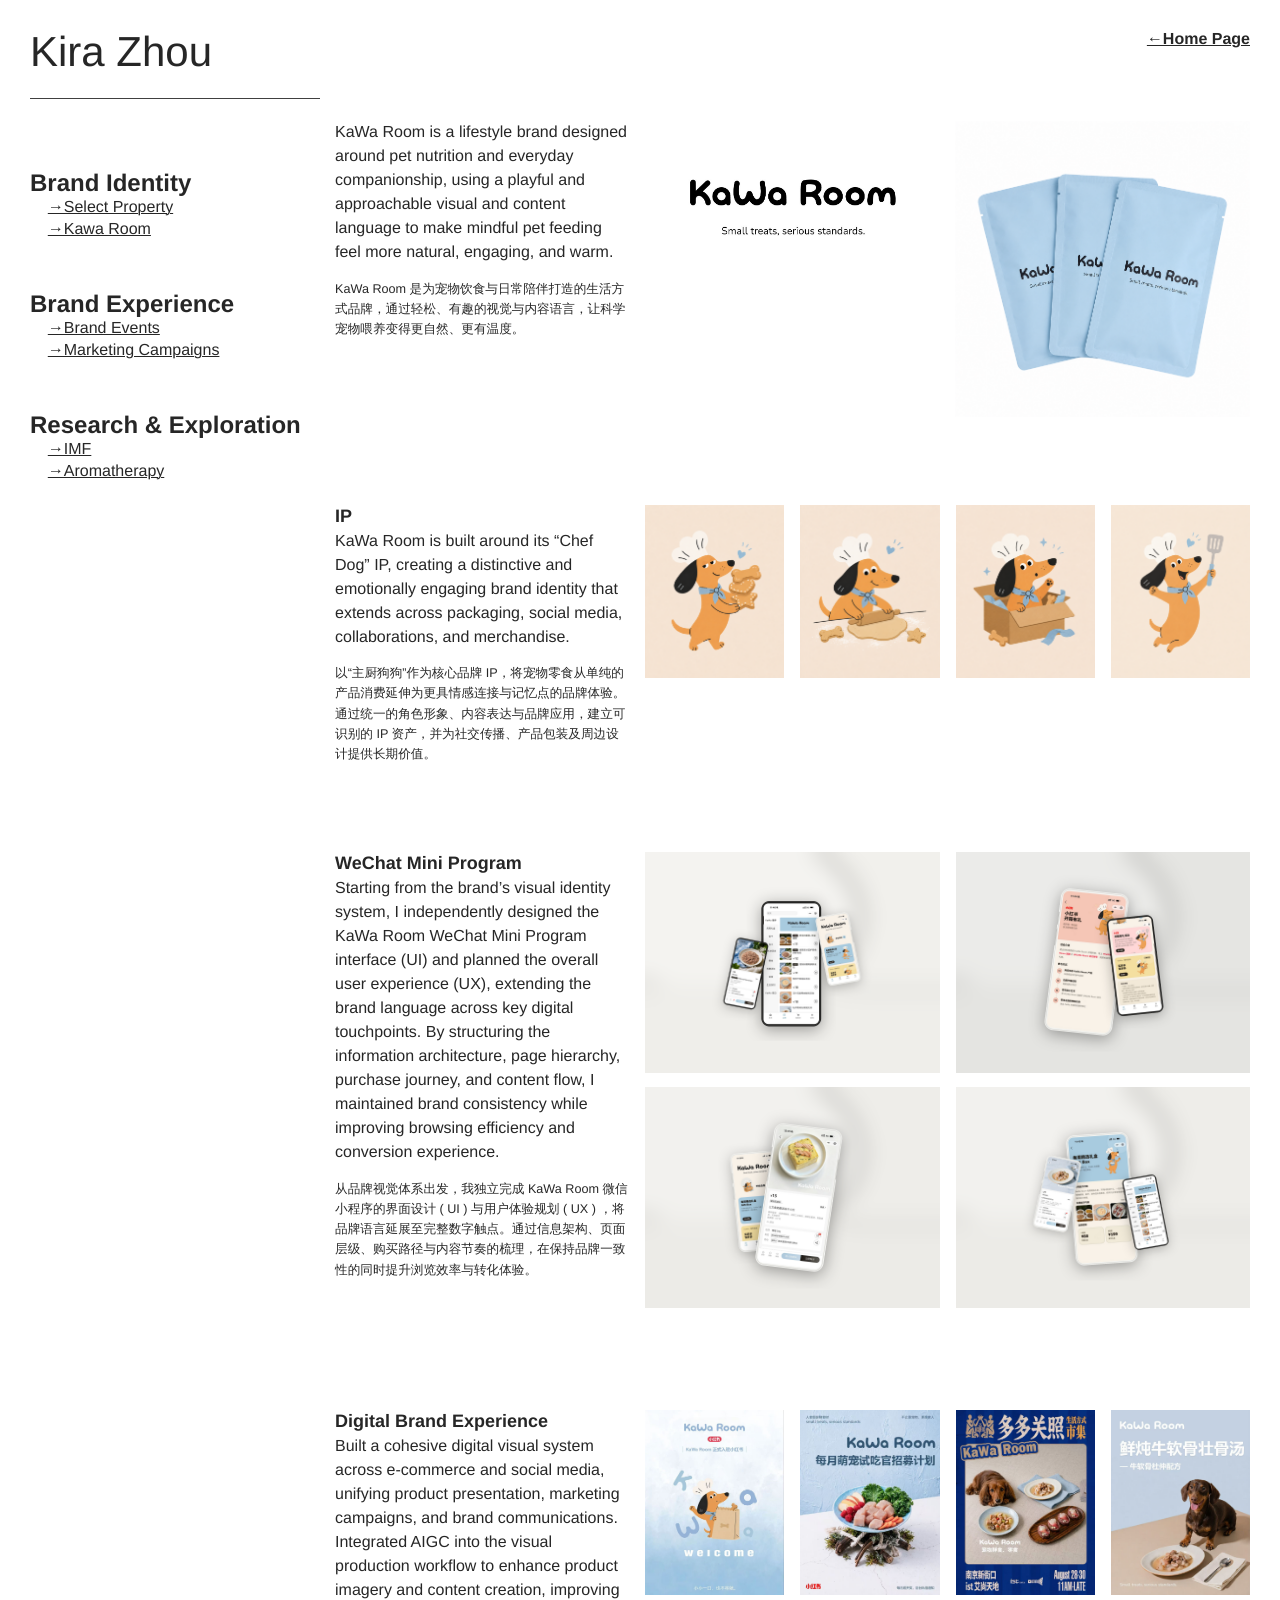
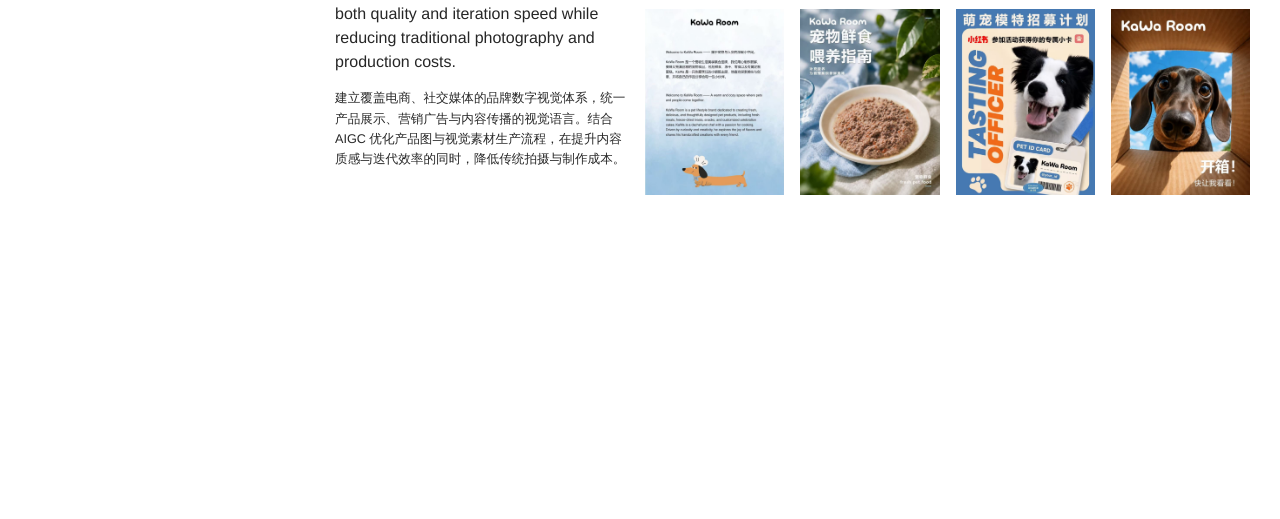
<file: pages/kawa-room.html>
<!doctype html>
<html lang="en">
<head>
  <meta charset="utf-8">
  <meta name="viewport" content="width=device-width, initial-scale=1">
  <title>KaWa Room — Kira Zhou</title>
  <link rel="stylesheet" href="../assets/css/styles.css">
</head>
<body>
  <aside class="sidebar"><span class="sidebar-brand">Kira Zhou<br>
</span><br>
<hr /><br>
<br>
<br><h2><b>Brand Identity</b> <br>

</h2><span class="sidebar-links">    <a class="" href="../pages/select-property.html" rel="history">→Select Property</a><br>    <a class="" href="../pages/kawa-room.html" rel="history"> →Kawa Room</a><br>
</span><br>
<h2><b>Brand Experience</b></h2>
<span class="sidebar-links">    <a class="" href="../pages/brand-events.html" rel="history">→Brand Events</a><br>    <a class="" href="../pages/marketing-campaigns.html" rel="history"> →Marketing Campaigns</a></span><span class="sidebar-links"></span><br>
<h2><b>Research & Exploration</b></h2>
<span class="sidebar-links">    <a class="" href="../pages/imf.html" rel="history">→IMF</a><br>
    <a class="" href="../pages/aromatherapy.html" rel="history">→Aromatherapy</a></span><br>
   <br>
<br>
<br>
<br>
<br>
<br>
<br>
<br>
<br>
<br>
<br>
<br>
<br>
<br>
<br>
<br>
<br>
<br>
<br>
<br>
<br><br>zhoujing008289@outlook.com<br></aside>
  <main class="content">
    <div class="page-label"><a href="../index.html">←Home Page</a></div>
<section class="project-row detail-organized kawa-intro"><div class="column span-4"><div class="copy-pair"><p class="copy-en">KaWa Room is a lifestyle brand designed around pet nutrition and everyday companionship, using a playful and approachable visual and content language to make mindful pet feeding feel more natural, engaging, and warm.</p><p class="copy-zh">KaWa Room 是为宠物饮食与日常陪伴打造的生活方式品牌，通过轻松、有趣的视觉与内容语言，让科学宠物喂养变得更自然、更有温度。</p></div></div><div class="column span-8"><div class="image-grid two-up"><figure class="media" data-cargo-hash="D3103583199271817882844002561275"><img src="../assets/images/frame-25-D3103583.jpg" alt="Frame-25" loading="lazy"></figure><br><figure class="media" data-cargo-hash="H3103616336597043525060915408123" style="--media-width: 100%;"><img src="../assets/images/a023fd74-e81d-47be-a2c9-8473bbd2d20c-H3103616.png" alt="a023fd74-e81d-47be-a2c9-8473bbd2d20c" loading="lazy"></figure></div></div></section><br><section class="project-row"><div class="column span-4"><span class="style-4">IP</span><br>
<div class="copy-pair"><p class="copy-en">KaWa Room is built around its “Chef Dog” IP, creating a distinctive and emotionally engaging brand identity that extends across packaging, social media, collaborations, and merchandise.</p><p class="copy-zh">以“主厨狗狗”作为核心品牌 IP，将宠物零食从单纯的产品消费延伸为更具情感连接与记忆点的品牌体验。通过统一的角色形象、内容表达与品牌应用，建立可识别的 IP 资产，并为社交传播、产品包装及周边设计提供长期价值。</p></div></div>
<div class="column span-2"><figure class="media" data-cargo-hash="A3103577749015260608693591649531" style="--media-width: 100%;"><img src="../assets/images/20-A3103577.png" alt="20_" loading="lazy"></figure></div>
<div class="column span-2"><figure class="media" data-cargo-hash="O3103577748959920376472462994683" style="--media-width: 100%;"><img src="../assets/images/11-O3103577.png" alt="11_" loading="lazy"></figure></div>
<div class="column span-2"><figure class="media" data-cargo-hash="K3103577748996813864619882097915"><img src="../assets/images/18-K3103577.png" alt="18_" loading="lazy"></figure></div>
<div class="column span-2"><figure class="media" data-cargo-hash="H3103577748904580144251334339835"><img src="../assets/images/03-H3103577.png" alt="03_" loading="lazy"></figure></div></section><br>
<section class="project-row"><div class="column span-4"><span class="style-4">WeChat Mini Program</span><br>
<div class="copy-pair"><p class="copy-en">Starting from the brand’s visual identity system, I independently designed the KaWa Room WeChat Mini Program interface (UI) and planned the overall user experience (UX), extending the brand language across key digital touchpoints. By structuring the information architecture, page hierarchy, purchase journey, and content flow, I maintained brand consistency while improving browsing efficiency and conversion experience.</p><p class="copy-zh">从品牌视觉体系出发，我独立完成 KaWa Room 微信小程序的界面设计 ( UI ) 与用户体验规划 ( UX ) ，将品牌语言延展至完整数字触点。通过信息架构、页面层级、购买路径与内容节奏的梳理，在保持品牌一致性的同时提升浏览效率与转化体验。</p></div></div>
<div class="column span-4"><figure class="media" data-cargo-hash="G3103525148032300705538610867451" style="--media-width: 100%;"><img src="../assets/images/kawa-room-combo-screen-mockup-08-G3103525.png" alt="kawa_room_combo_screen_mockup_08" loading="lazy"></figure><figure class="media" data-cargo-hash="C3103525147921620241096353557755"><img src="../assets/images/kawa-room-combo-screen-mockup-02-C3103525.png" alt="kawa_room_combo_screen_mockup_02" loading="lazy"></figure></div>
<div class="column span-4"><figure class="media" data-cargo-hash="Z3103525148013853961464901315835"><img src="../assets/images/kawa-room-combo-screen-mockup-07-Z3103525.png" alt="kawa_room_combo_screen_mockup_07" loading="lazy"></figure><figure class="media" data-cargo-hash="V3103525147995407217391191764219"><img src="../assets/images/kawa-room-combo-screen-mockup-06-V3103525.png" alt="kawa_room_combo_screen_mockup_06" loading="lazy"></figure></div></section><br>
<section class="project-row"><div class="column span-4"><span class="style-4">Digital Brand Experience</span><br>
<div class="copy-pair"><p class="copy-en">Built a cohesive digital visual system across e-commerce and social media, unifying product presentation, marketing campaigns, and brand communications. Integrated AIGC into the visual production workflow to enhance product imagery and content creation, improving both quality and iteration speed while reducing traditional photography and production costs.</p><p class="copy-zh">建立覆盖电商、社交媒体的品牌数字视觉体系，统一产品展示、营销广告与内容传播的视觉语言。结合 AIGC 优化产品图与视觉素材生产流程，在提升内容质感与迭代效率的同时，降低传统拍摄与制作成本。</p></div></div>
<div class="column span-2"><figure class="media" data-cargo-hash="N3103560415015682913449548229883" style="--media-width: 100%;"><img src="../assets/images/64a40174e4c1500c225e5d0d1957a74e-N3103560.jpg" alt="64a40174e4c1500c225e5d0d1957a74e" loading="lazy"></figure><figure class="media" data-cargo-hash="E3103560414978789425302129126651" style="--media-width: 100%;"><img src="../assets/images/2dbd8df8a983c2e120ae309fb90b8005-E3103560.jpg" alt="2dbd8df8a983c2e120ae309fb90b8005" loading="lazy"></figure></div>
<div class="column span-2"><figure class="media" data-cargo-hash="F3103560415034129657523257781499" style="--media-width: 100%;"><img src="../assets/images/61661ad3c12e585e5e145f01989b2426-F3103560.jpg" alt="61661ad3c12e585e5e145f01989b2426" loading="lazy"></figure><figure class="media" data-cargo-hash="A3103560415089469889744386436347" style="--media-width: 100%;"><img src="../assets/images/fcbd9bc73bbc518eb6545778cc4235cf-A3103560.jpg" alt="fcbd9bc73bbc518eb6545778cc4235cf" loading="lazy"></figure></div>
<div class="column span-2"><figure class="media" data-cargo-hash="Z3103560415052576401596967333115" style="--media-width: 100%;"><img src="../assets/images/822156422eec129aec9a34819b198f67-Z3103560.jpg" alt="822156422eec129aec9a34819b198f67" loading="lazy"></figure><figure class="media" data-cargo-hash="B3103560415071023145670676884731" style="--media-width: 100%;"><img src="../assets/images/c931bdaf82ca995a279a157f927ba12b-B3103560.jpg" alt="c931bdaf82ca995a279a157f927ba12b" loading="lazy"></figure></div>
<div class="column span-2"><figure class="media" data-cargo-hash="Q3103560414997236169375838678267"><img src="../assets/images/9a604fcbed158c5cfb37772c8adc9e70-Q3103560.jpg" alt="9a604fcbed158c5cfb37772c8adc9e70" loading="lazy"></figure><figure class="media" data-cargo-hash="I3103569478399108416942415064315"><img src="../assets/images/39ad8db060f1c743969c4ee240f72dd1-I3103569.jpg" alt="39ad8db060f1c743969c4ee240f72dd1" loading="lazy"></figure></div></section><br>
<br>
<br>
<br>
<br>
<br>
<br>
<br>
<br>
  </main>
  <script src="../assets/js/main.js"></script>
</body>
</html>
</file>
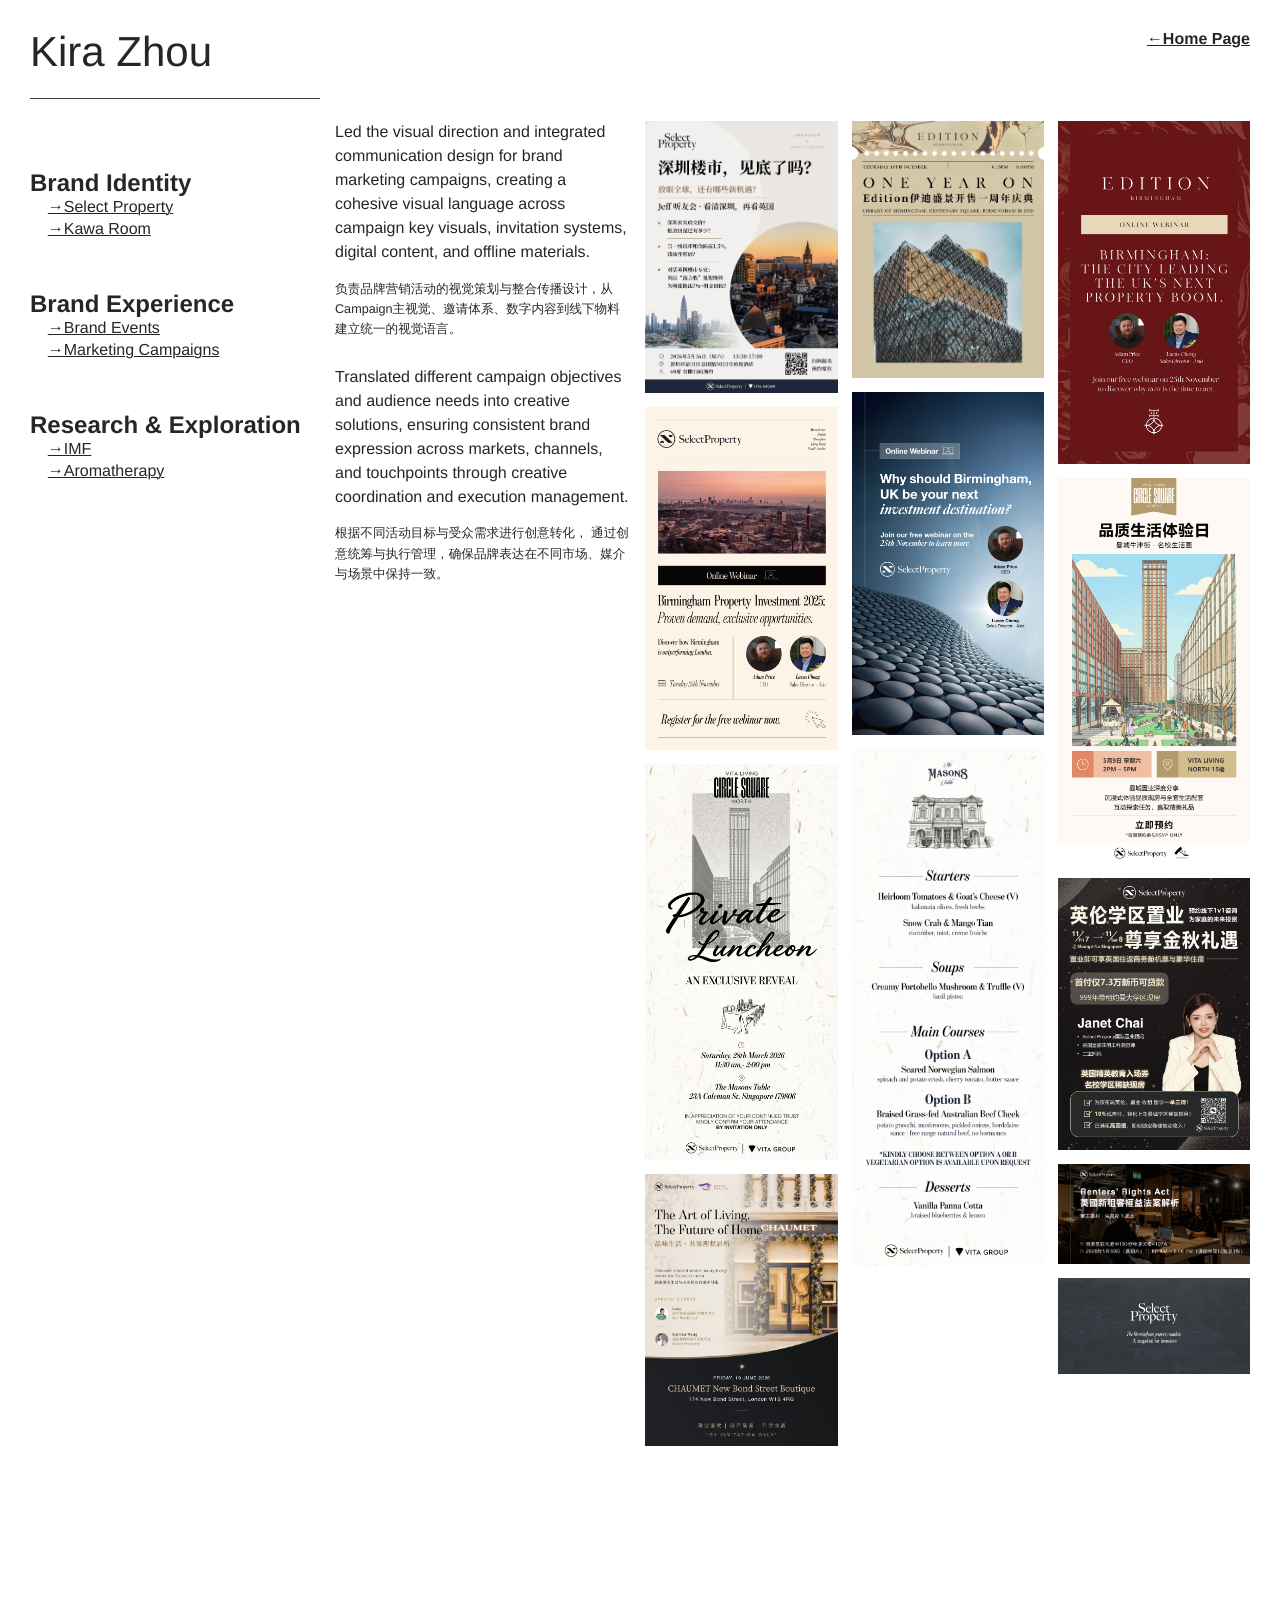
<file: pages/marketing-campaigns.html>
<!doctype html>
<html lang="en">
<head>
  <meta charset="utf-8">
  <meta name="viewport" content="width=device-width, initial-scale=1">
  <title>Marketing Campaigns — Kira Zhou</title>
  <link rel="stylesheet" href="../assets/css/styles.css">
</head>
<body>
  <aside class="sidebar"><span class="sidebar-brand">Kira Zhou<br>
</span><br>
<hr /><br>
<br>
<br><h2><b>Brand Identity</b> <br>

</h2><span class="sidebar-links">    <a class="" href="../pages/select-property.html" rel="history">→Select Property</a><br>    <a class="" href="../pages/kawa-room.html" rel="history"> →Kawa Room</a><br>
</span><br>
<h2><b>Brand Experience</b></h2>
<span class="sidebar-links">    <a class="" href="../pages/brand-events.html" rel="history">→Brand Events</a><br>    <a class="" href="../pages/marketing-campaigns.html" rel="history"> →Marketing Campaigns</a></span><span class="sidebar-links"></span><br>
<h2><b>Research & Exploration</b></h2>
<span class="sidebar-links">    <a class="" href="../pages/imf.html" rel="history">→IMF</a><br>
    <a class="" href="../pages/aromatherapy.html" rel="history">→Aromatherapy</a></span><br>
   <br>
<br>
<br>
<br>
<br>
<br>
<br>
<br>
<br>
<br>
<br>
<br>
<br>
<br>
<br>
<br>
<br>
<br>
<br>
<br>
<br><br>zhoujing008289@outlook.com<br></aside>
  <main class="content">
    <div class="page-label"><a href="../index.html">←Home Page</a></div>
<section class="project-row detail-organized"><div class="column span-4"><div class="copy-pair"><p class="copy-en">Led the visual direction and integrated communication design for brand marketing campaigns, creating a cohesive visual language across campaign key visuals, invitation systems, digital content, and offline materials.</p><p class="copy-zh">负责品牌营销活动的视觉策划与整合传播设计，从Campaign主视觉、邀请体系、数字内容到线下物料建立统一的视觉语言。</p></div><div class="copy-pair"><p class="copy-en">Translated different campaign objectives and audience needs into creative solutions, ensuring consistent brand expression across markets, channels, and touchpoints through creative coordination and execution management.</p><p class="copy-zh">根据不同活动目标与受众需求进行创意转化，
通过创意统筹与执行管理，确保品牌表达在不同市场、媒介与场景中保持一致。</p></div></div><div class="column span-8"><div class="gallery gallery-columnized count-12" style="--gallery-gap: 14px;"><figure class="media" data-cargo-hash="Q3101963082743206624683056475387"><img src="../assets/images/invitation-Q3101963.png" alt="invitation" loading="lazy"></figure><figure class="media" data-cargo-hash="V3101964566876001074985031740667"><img src="../assets/images/2-V3101964.jpg" alt="2" loading="lazy"></figure><figure class="media" data-cargo-hash="G3101963539927311747500583726331"><img src="../assets/images/20260305-G3101963.png" alt="20260305" loading="lazy"></figure><figure class="media" data-cargo-hash="F3101963310837197096101662207227"><img src="../assets/images/11-F3101963.png" alt="11" loading="lazy"></figure><figure class="media" data-cargo-hash="Q3103667551565440705975025970427"><img src="../assets/images/20251014-Q3103667.jpg" alt="20251014-" loading="lazy"></figure><figure class="media" data-cargo-hash="P3101964484843330179198655704315"><img src="../assets/images/3-P3101964.jpg" alt="3" loading="lazy"></figure><figure class="media" data-cargo-hash="E3101963643911608091001326185723"><img src="../assets/images/sg-masons-menu-E3101963.png" alt="SG-masons-menu" loading="lazy"></figure><figure class="media" data-cargo-hash="B3101964425389474029632770845947"><img src="../assets/images/4-B3101964.jpg" alt="4" loading="lazy"></figure><figure class="media" data-cargo-hash="W3101974019504173277823147224315"><img src="../assets/images/frame-3-W3101974.jpg" alt="Frame-3" loading="lazy"></figure><figure class="media" data-cargo-hash="Q3101963921811807561435721280763"><img src="../assets/images/20251030sg-momsdaily-Q3101963.jpg" alt="20251030SG-MomsDaily" loading="lazy"></figure><figure class="media" data-cargo-hash="J3101967679413575376071385459963"><img src="../assets/images/20260515whatsapp-J3101967.png" alt="20260515WhatsApp" loading="lazy"></figure><figure class="media" data-cargo-hash="C3101975450030729449925165493499"><img src="../assets/images/21-C3101975.png" alt="21" loading="lazy"></figure></div><br>
<br>
<br>
<br>
<br>
<br><br>
<br>
<br>
<br>
<br>
<br>
<br>
<br>
<br></div></section>
  </main>
  <script src="../assets/js/main.js"></script>
</body>
</html>
</file>
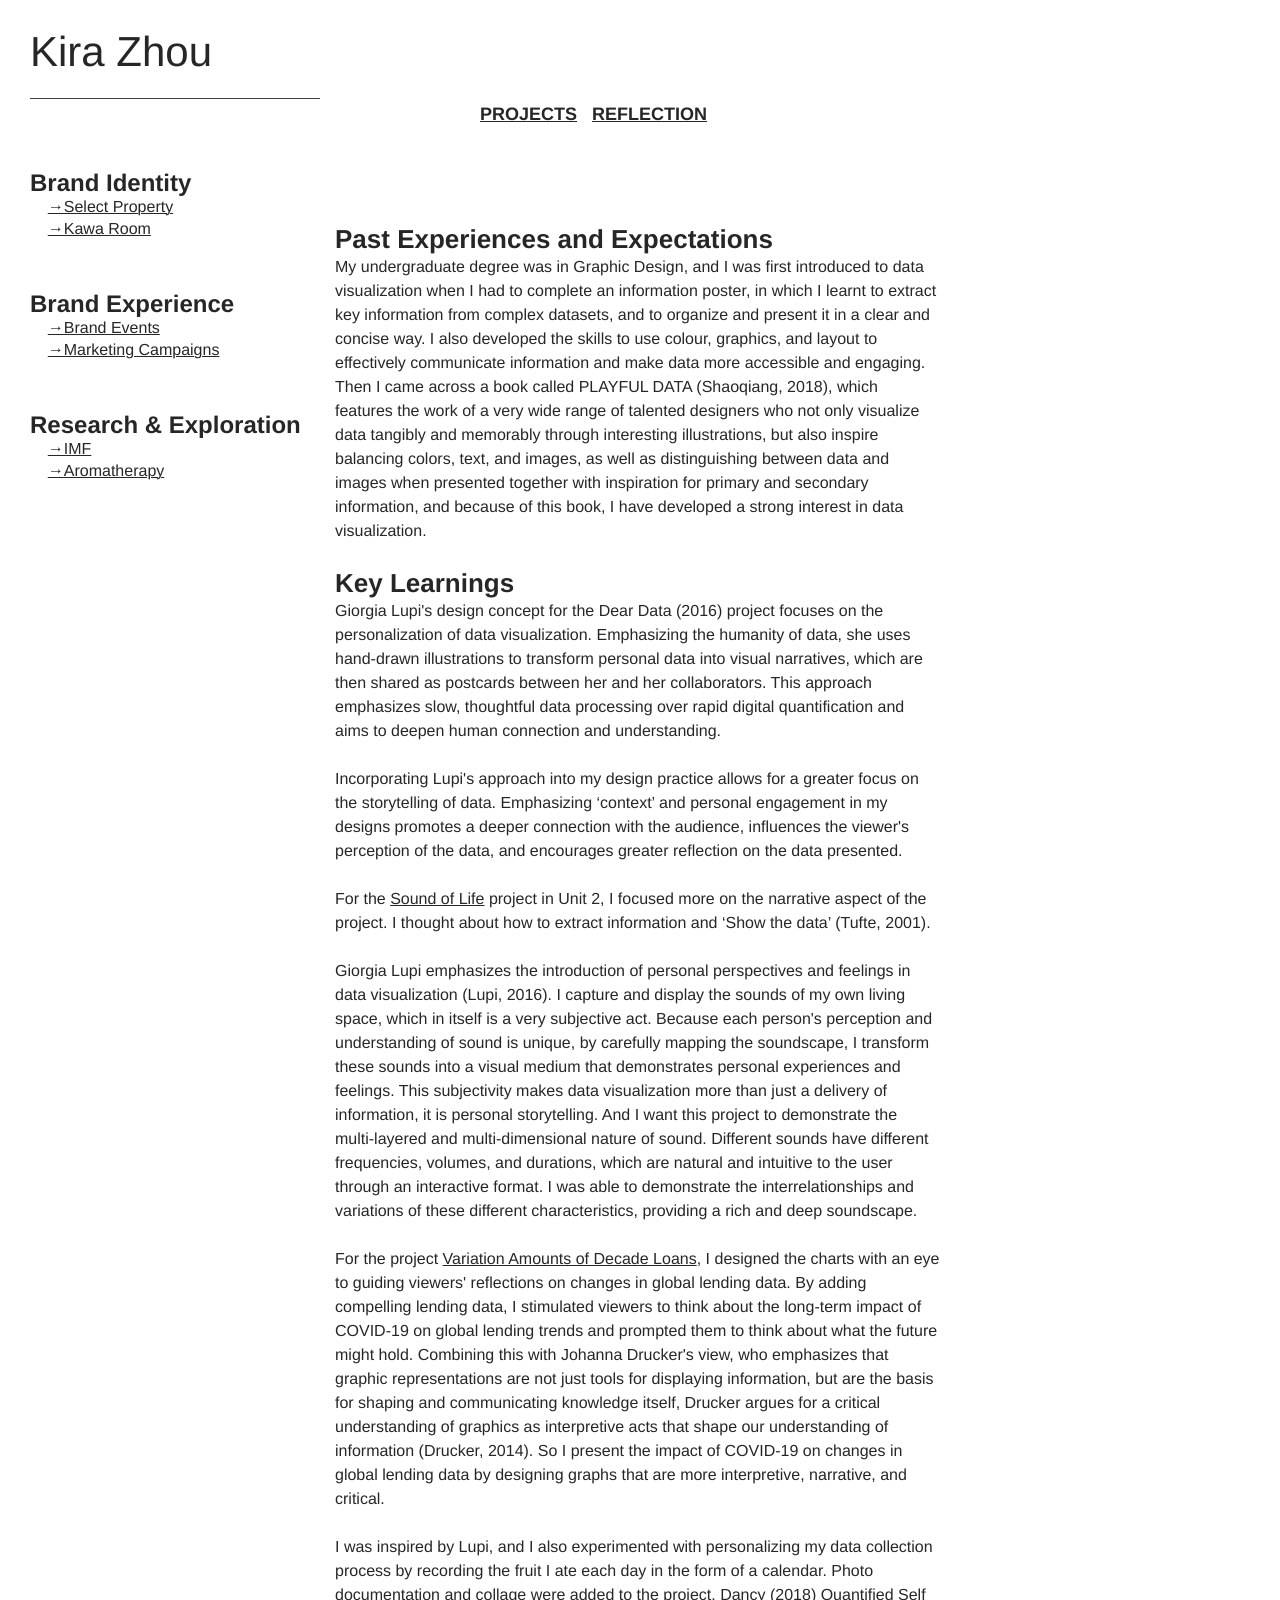
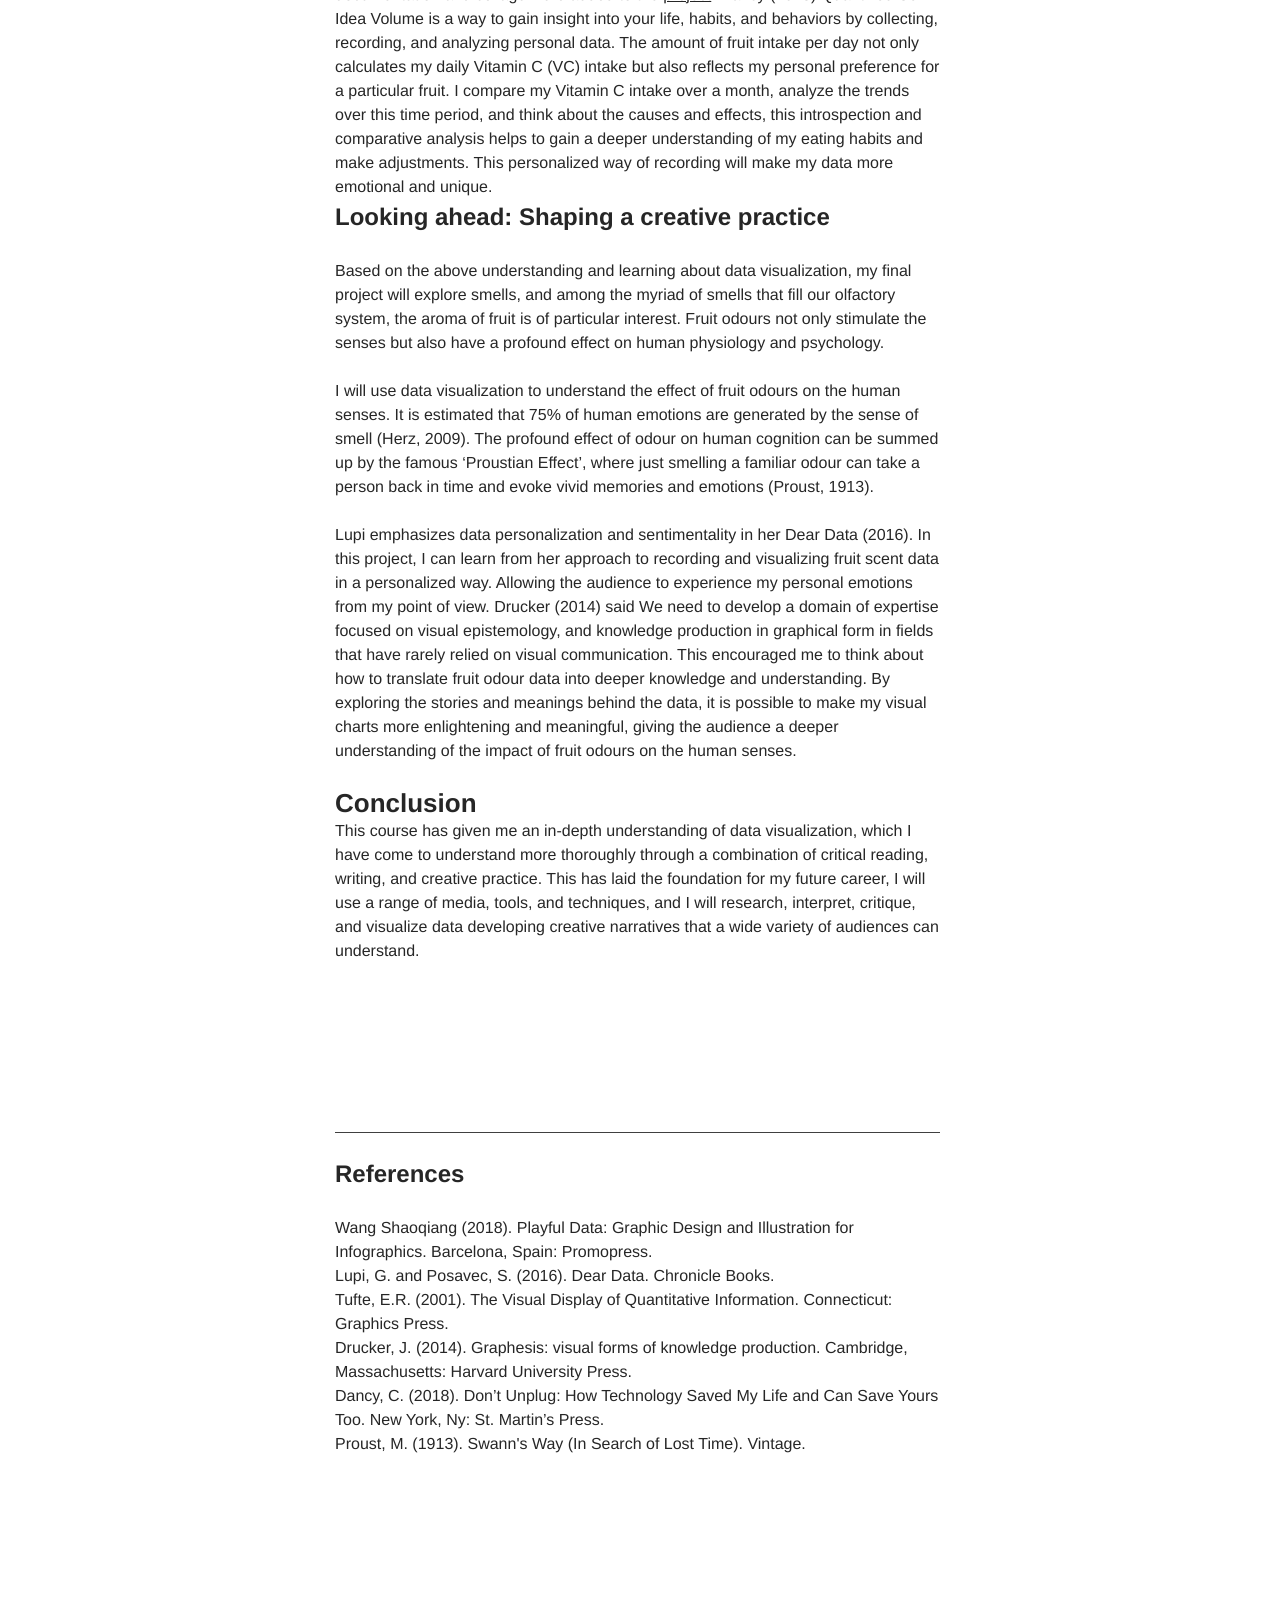
<file: pages/reflection.html>
<!doctype html>
<html lang="en">
<head>
  <meta charset="utf-8">
  <meta name="viewport" content="width=device-width, initial-scale=1">
  <title>reflection — Kira Zhou</title>
  <link rel="stylesheet" href="../assets/css/styles.css">
</head>
<body>
  <aside class="sidebar"><span class="sidebar-brand">Kira Zhou<br>
</span><br>
<hr /><br>
<br>
<br><h2><b>Brand Identity</b> <br>

</h2><span class="sidebar-links">    <a class="" href="../pages/select-property.html" rel="history">→Select Property</a><br>    <a class="" href="../pages/kawa-room.html" rel="history"> →Kawa Room</a><br>
</span><br>
<h2><b>Brand Experience</b></h2>
<span class="sidebar-links">    <a class="" href="../pages/brand-events.html" rel="history">→Brand Events</a><br>    <a class="" href="../pages/marketing-campaigns.html" rel="history"> →Marketing Campaigns</a></span><span class="sidebar-links"></span><br>
<h2><b>Research & Exploration</b></h2>
<span class="sidebar-links">    <a class="" href="../pages/imf.html" rel="history">→IMF</a><br>
    <a class="" href="../pages/aromatherapy.html" rel="history">→Aromatherapy</a></span><br>
   <br>
<br>
<br>
<br>
<br>
<br>
<br>
<br>
<br>
<br>
<br>
<br>
<br>
<br>
<br>
<br>
<br>
<br>
<br>
<br>
<br><br>zhoujing008289@outlook.com<br></aside>
  <main class="content">
    <br>                                                                                                                                                         
                                       <br><span class="style-4">                                                                                                                                                                                                                   <a class="" href="../index.html" rel="history">PROJECTS</a>   <a class="" href="../pages/reflection.html" rel="history">REFLECTION</a></span> <br>
<br>
<br>
<br>
<br><section class="project-row"><div class="column span-8"><span class="style-6">Past Experiences and Expectations</span><br>
<span class="style-7">My undergraduate degree was in Graphic Design, and I was first introduced to data visualization when I had to complete an information poster, in which I learnt to extract key information from complex datasets, and to organize and present it in a clear and concise way. I also developed the skills to use colour, graphics, and layout to effectively communicate information and make data more accessible and engaging.</span><span class="style-7"><br>Then I came across a book called PLAYFUL DATA (Shaoqiang, 2018), which features the work of a very wide range of talented designers who not only visualize data tangibly and memorably through interesting illustrations, but also inspire balancing colors, text, and images, as well as distinguishing between data and images when presented together with inspiration for primary and secondary information, and because of this book, I have developed a strong interest in data visualization.<br>
</span><br>
<span class="style-6">Key Learnings</span><br>
<span class="style-7">Giorgia Lupi's design concept for the Dear Data (2016) project focuses on the personalization of data visualization. Emphasizing the humanity of data, she uses hand-drawn illustrations to transform personal data into visual narratives, which are then shared as postcards between her and her collaborators. This approach emphasizes slow, thoughtful data processing over rapid digital quantification and aims to deepen human connection and understanding.<br>
<br>Incorporating Lupi's approach into my design practice allows for a greater focus on the storytelling of data. Emphasizing ‘context’ and personal engagement in my designs promotes a deeper connection with the audience, influences the viewer's perception of the data, and encourages greater reflection on the data presented.<br>
<br>For the <a href="#" rel="history">Sound of Life</a> project in Unit 2, I focused more on the narrative aspect of the project. I thought about how to extract information and ‘Show the data’ (Tufte, 2001).<br>
<br>Giorgia Lupi emphasizes the introduction of personal perspectives and feelings in data visualization (Lupi, 2016). I capture and display the sounds of my own living space, which in itself is a very subjective act. Because each person's perception and understanding of sound is unique, by carefully mapping the soundscape, I transform these sounds into a visual medium that demonstrates personal experiences and feelings. This subjectivity makes data visualization more than just a delivery of information, it is personal storytelling. And I want this project to demonstrate the multi-layered and multi-dimensional nature of sound. Different sounds have different frequencies, volumes, and durations, which are natural and intuitive to the user through an interactive format. I was able to demonstrate the interrelationships and variations of these different characteristics, providing a rich and deep soundscape.<br>
<br>For the project <a href="#" rel="history">Variation Amounts of Decade Loans</a>, I designed the charts with an eye to guiding viewers' reflections on changes in global lending data. By adding compelling lending data, I stimulated viewers to think about the long-term impact of COVID-19 on global lending trends and prompted them to think about what the future might hold. Combining this with Johanna Drucker's view, who emphasizes that graphic representations are not just tools for displaying information, but are the basis for shaping and communicating knowledge itself, Drucker argues for a critical understanding of graphics as interpretive acts that shape our understanding of information (Drucker, 2014). So I present the impact of COVID-19 on changes in global lending data by designing graphs that are more interpretive, narrative, and critical.<br>
<br>I was inspired by Lupi, and I also experimented with personalizing my data collection process by recording the fruit I ate each day in the form of a calendar. Photo documentation and collage were added to the <a href="#" rel="history">project</a>. Dancy (2018) Quantified Self Idea Volume is a way to gain insight into your life, habits, and behaviors by collecting, recording, and analyzing personal data. The amount of fruit intake per day not only calculates my daily Vitamin C (VC) intake but also reflects my personal preference for a particular fruit. I compare my Vitamin C intake over a month, analyze the trends over this time period, and think about the causes and effects, this introspection and comparative analysis helps to gain a deeper understanding of my eating habits and make adjustments. This personalized way of recording will make my data more emotional and unique.</span><br>
<h2><b>Looking ahead: Shaping a creative practice</b><b></b></h2><span class="style-7"><br>Based on the above understanding and learning about data visualization, my final project will explore smells, and among the myriad of smells that fill our olfactory system, the aroma of fruit is of particular interest. Fruit odours not only stimulate the senses but also have a profound effect on human physiology and psychology.<br>
<br>I will use data visualization to understand the effect of fruit odours on the human senses. It is estimated that 75% of human emotions are generated by the sense of smell (Herz, 2009). The profound effect of odour on human cognition can be summed up by the famous ‘Proustian Effect’, where just smelling a familiar odour can take a person back in time and evoke vivid memories and emotions (Proust, 1913).<br>
<br>Lupi emphasizes data personalization and sentimentality in her Dear Data (2016). In this project, I can learn from her approach to recording and visualizing fruit scent data in a personalized way. Allowing the audience to experience my personal emotions from my point of view. Drucker (2014) said We need to develop a domain of expertise focused on visual epistemology, and knowledge production in graphical form in fields that have rarely relied on visual communication. This encouraged me to think about how to translate fruit odour data into deeper knowledge and understanding. By exploring the stories and meanings behind the data, it is possible to make my visual charts more enlightening and meaningful, giving the audience a deeper understanding of the impact of fruit odours on the human senses.<br>
</span><br>
<span class="style-6">Conclusion</span><span class="style-7"><br>This course has given me an in-depth understanding of data visualization, which I have come to understand more thoroughly through a combination of critical reading, writing, and creative practice. This has laid the foundation for my future career, I will use a range of media, tools, and techniques, and I will research, interpret, critique, and visualize data developing creative narratives that a wide variety of audiences can understand.</span><br>
<br>
 <br>
<br>
<br>
<br>
<br>
<br>
<hr /><br>
 <h2><b>References</b><b></b></h2><br>
<span>Wang Shaoqiang (2018). Playful Data: Graphic Design and Illustration for Infographics. Barcelona, Spain: Promopress.<br>Lupi, G. and Posavec, S. (2016). Dear Data. Chronicle Books.<br>Tufte, E.R. (2001). The Visual Display of Quantitative Information. Connecticut: Graphics Press.<br>Drucker, J. (2014). Graphesis: visual forms of knowledge production. Cambridge, Massachusetts: Harvard University Press.<br>Dancy, C. (2018). Don’t Unplug: How Technology Saved My Life and Can Save Yours Too. New York, Ny: St. Martin’s Press.<br>Proust, M. (1913). Swann's Way (In Search of Lost Time). Vintage.</span><br></div>
<div class="column span-4"></div></section><br>
<br>
<br>
<i> </i>
  </main>
  <script src="../assets/js/main.js"></script>
</body>
</html>
</file>
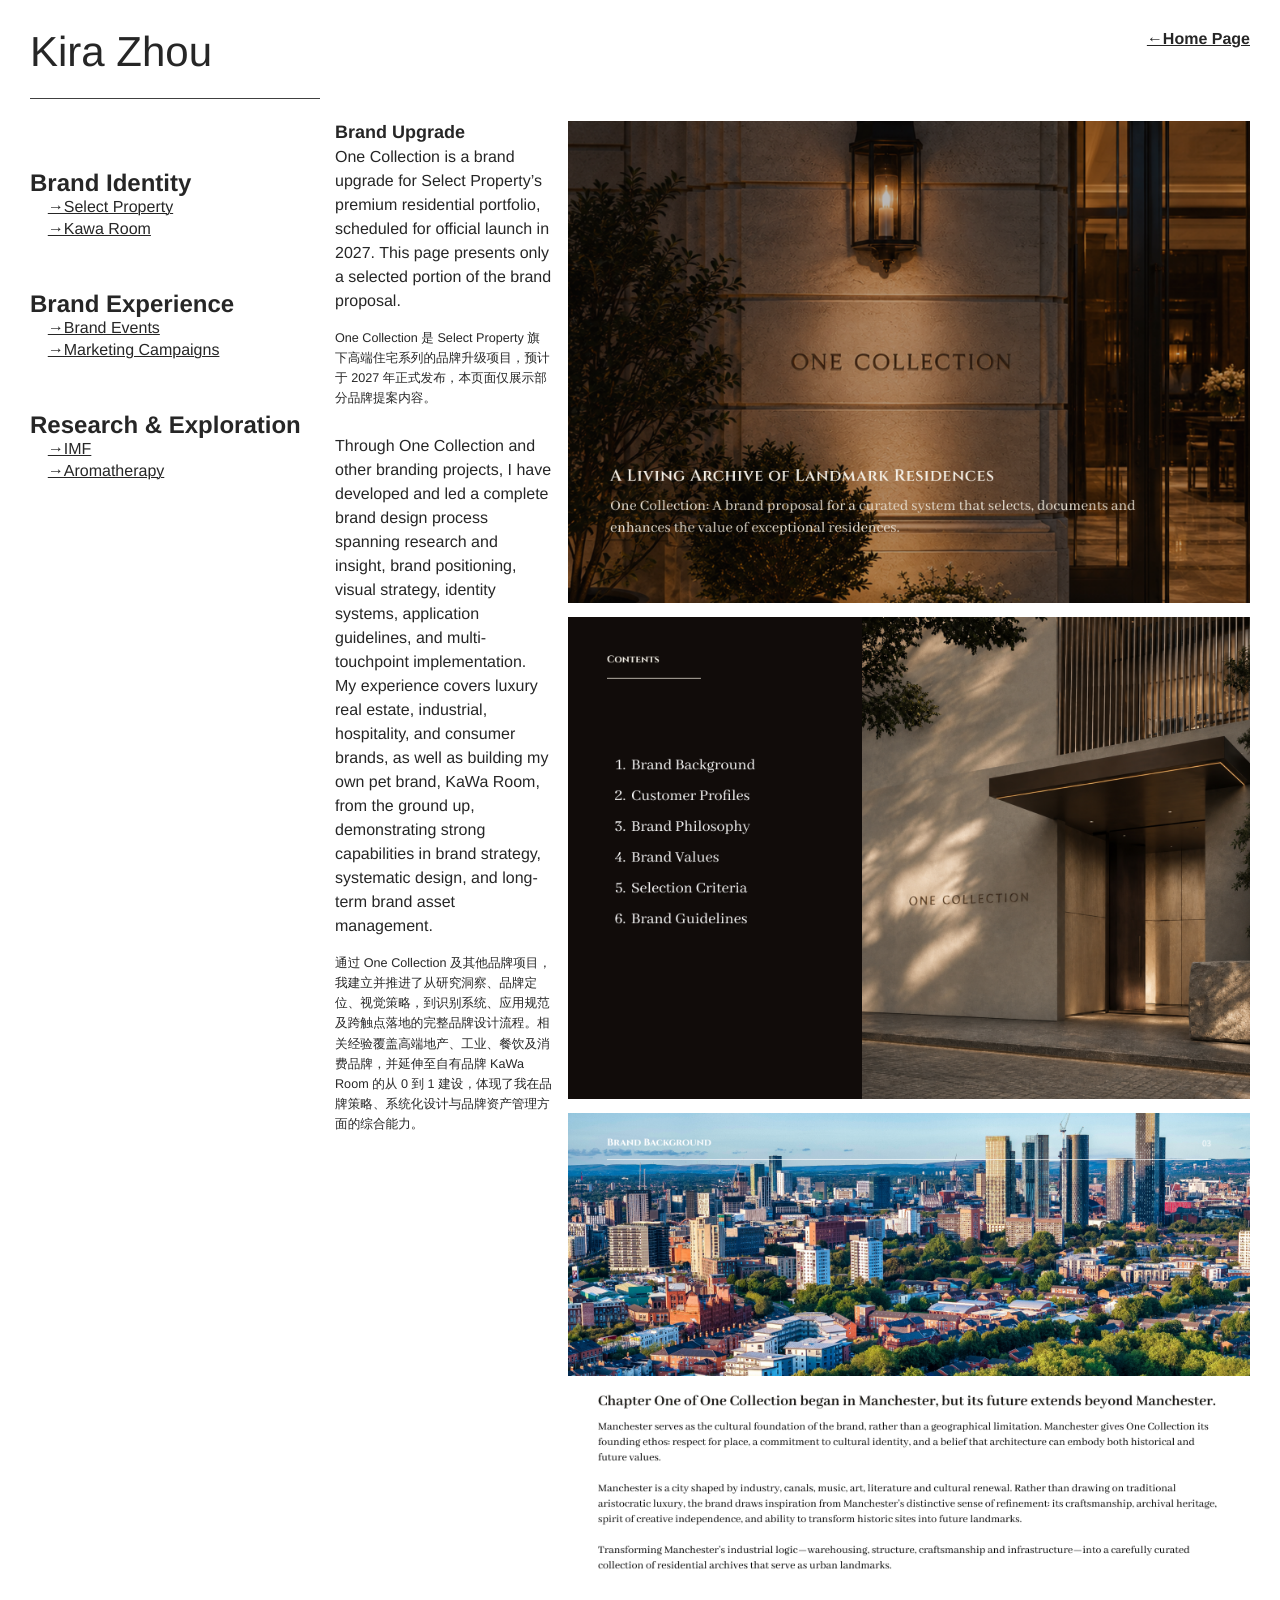
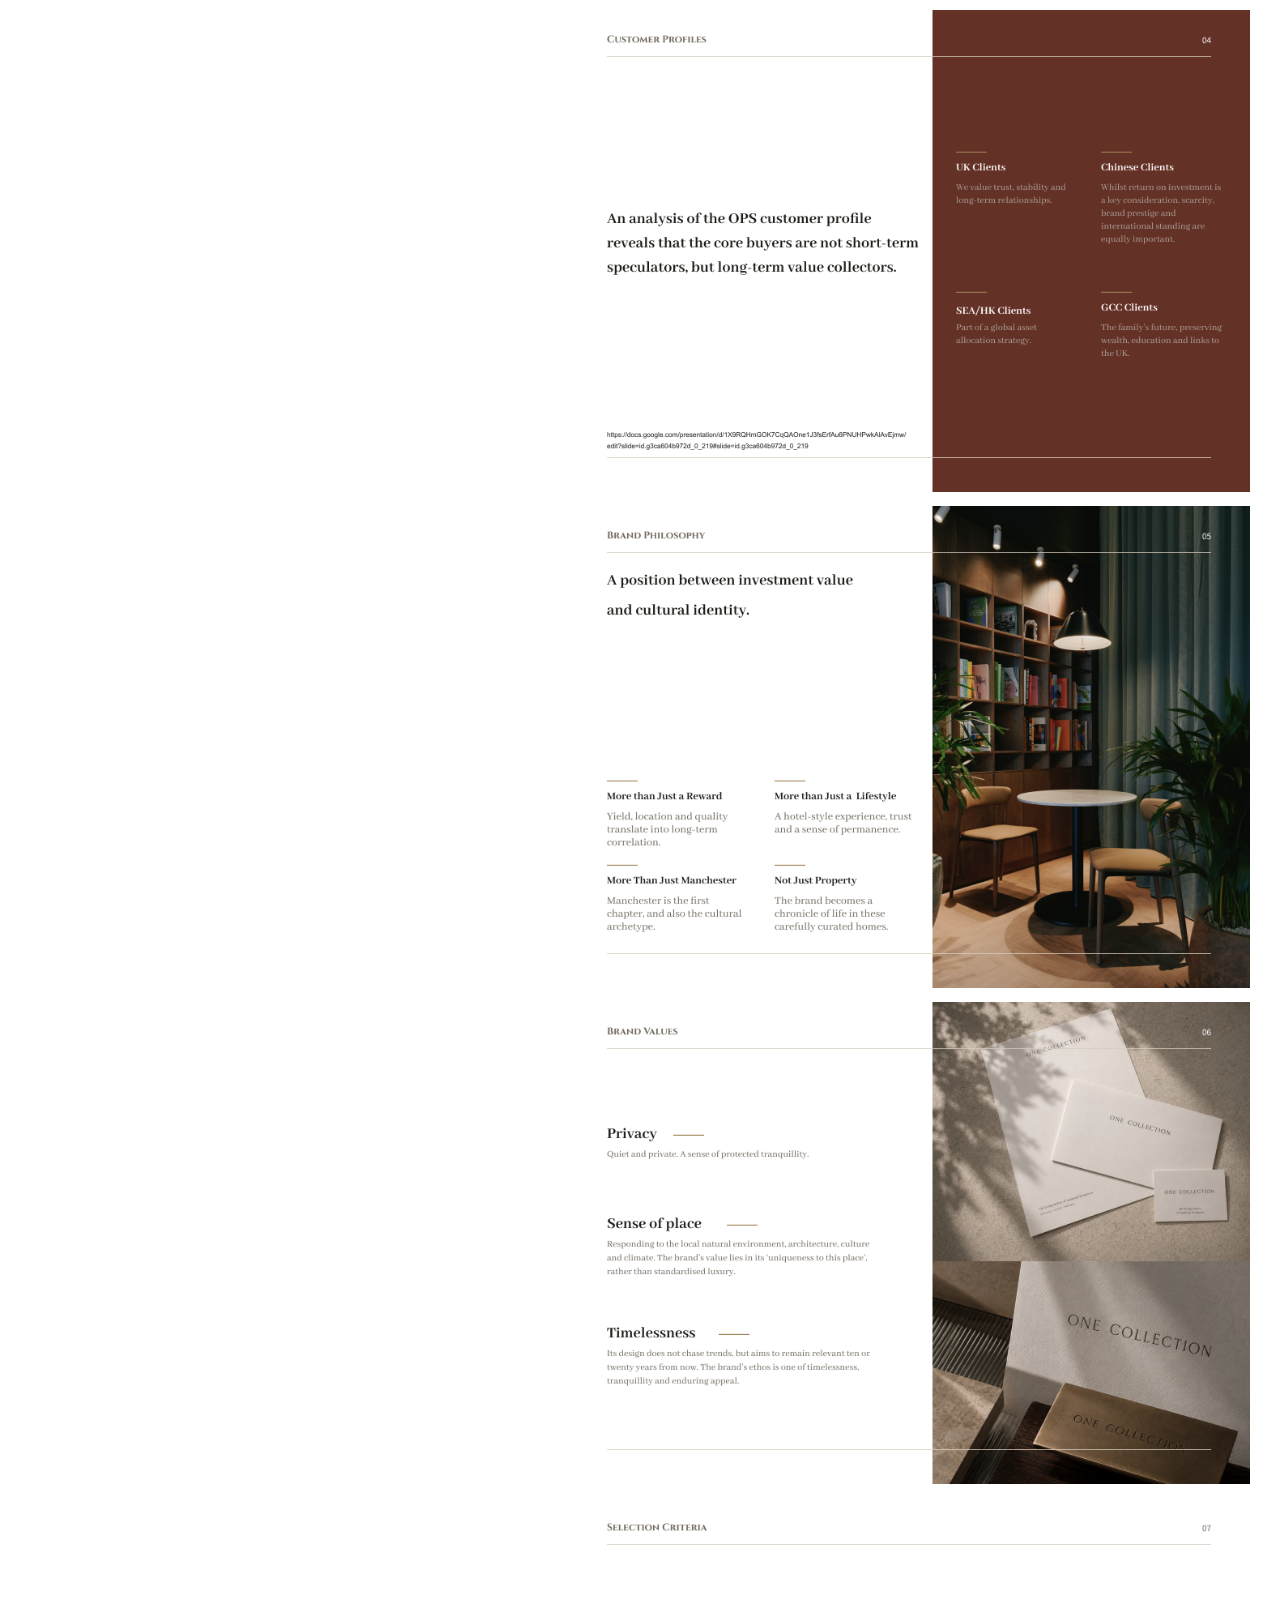
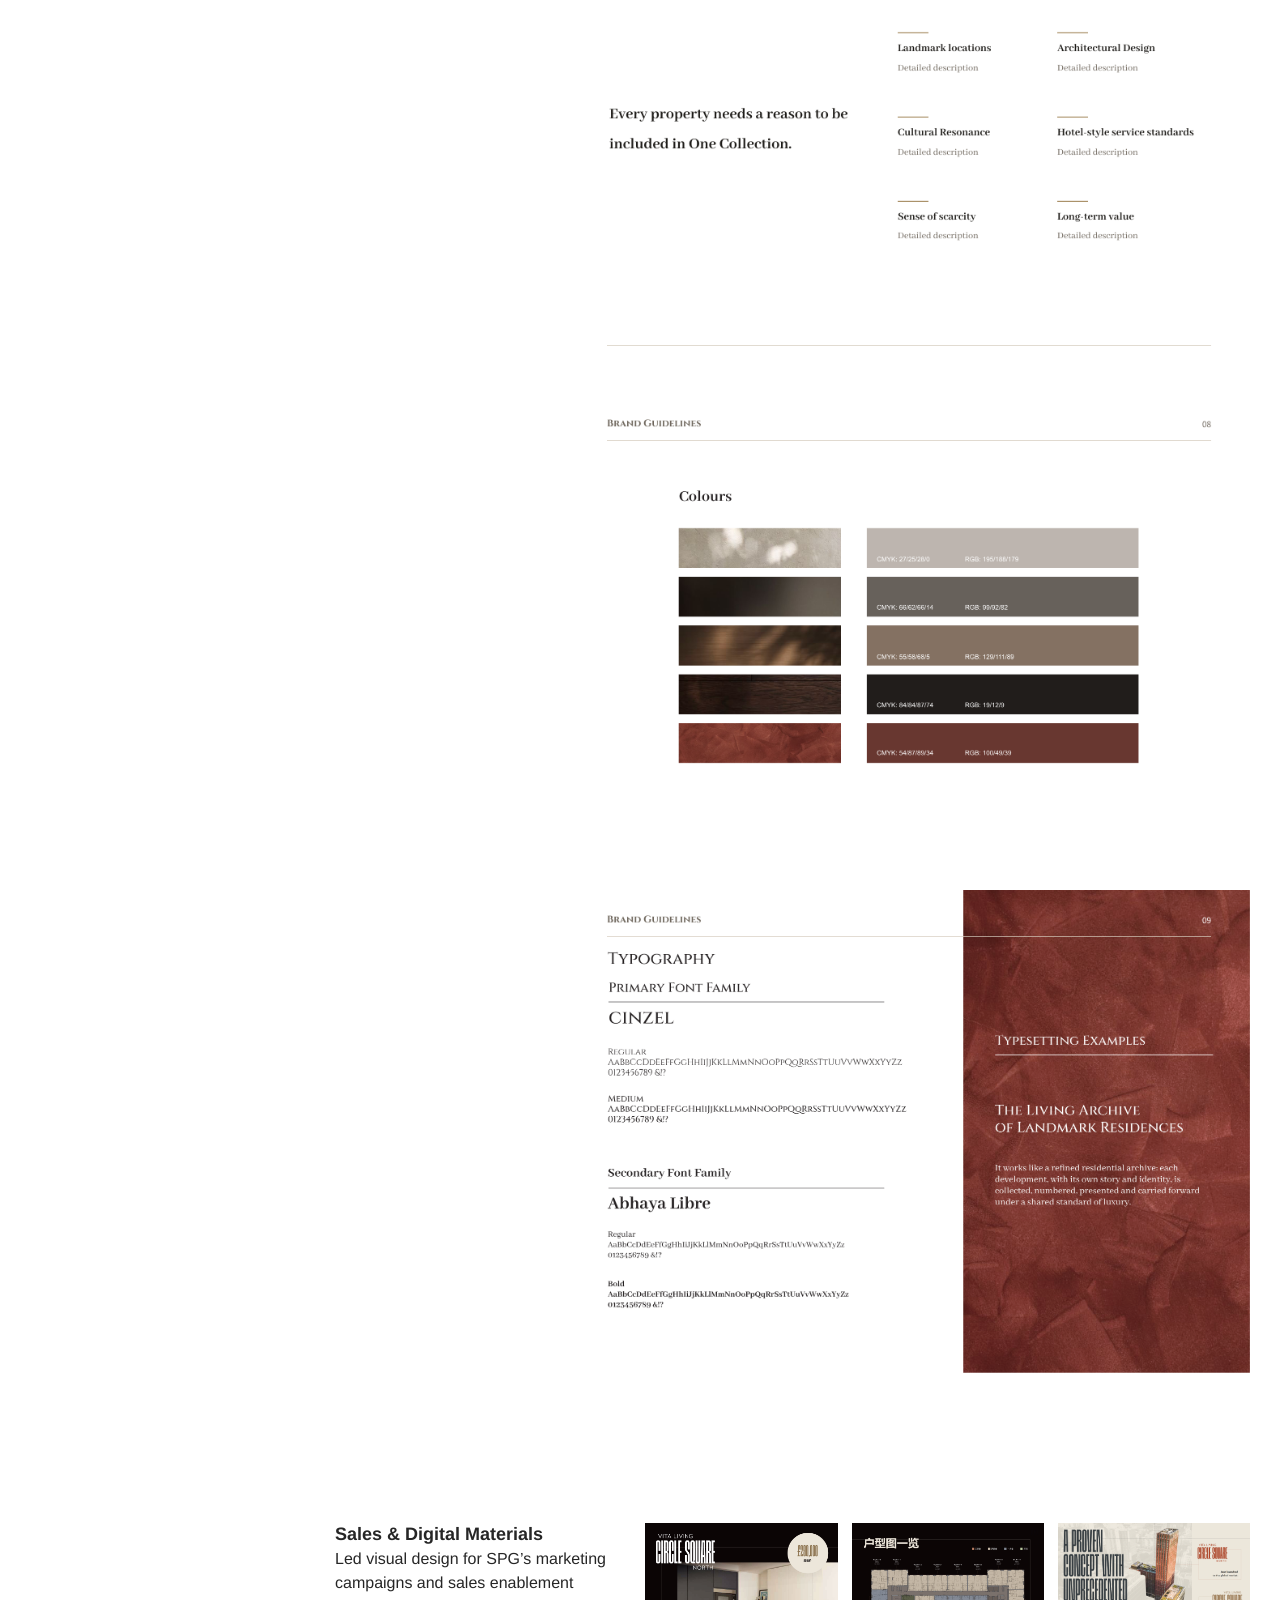
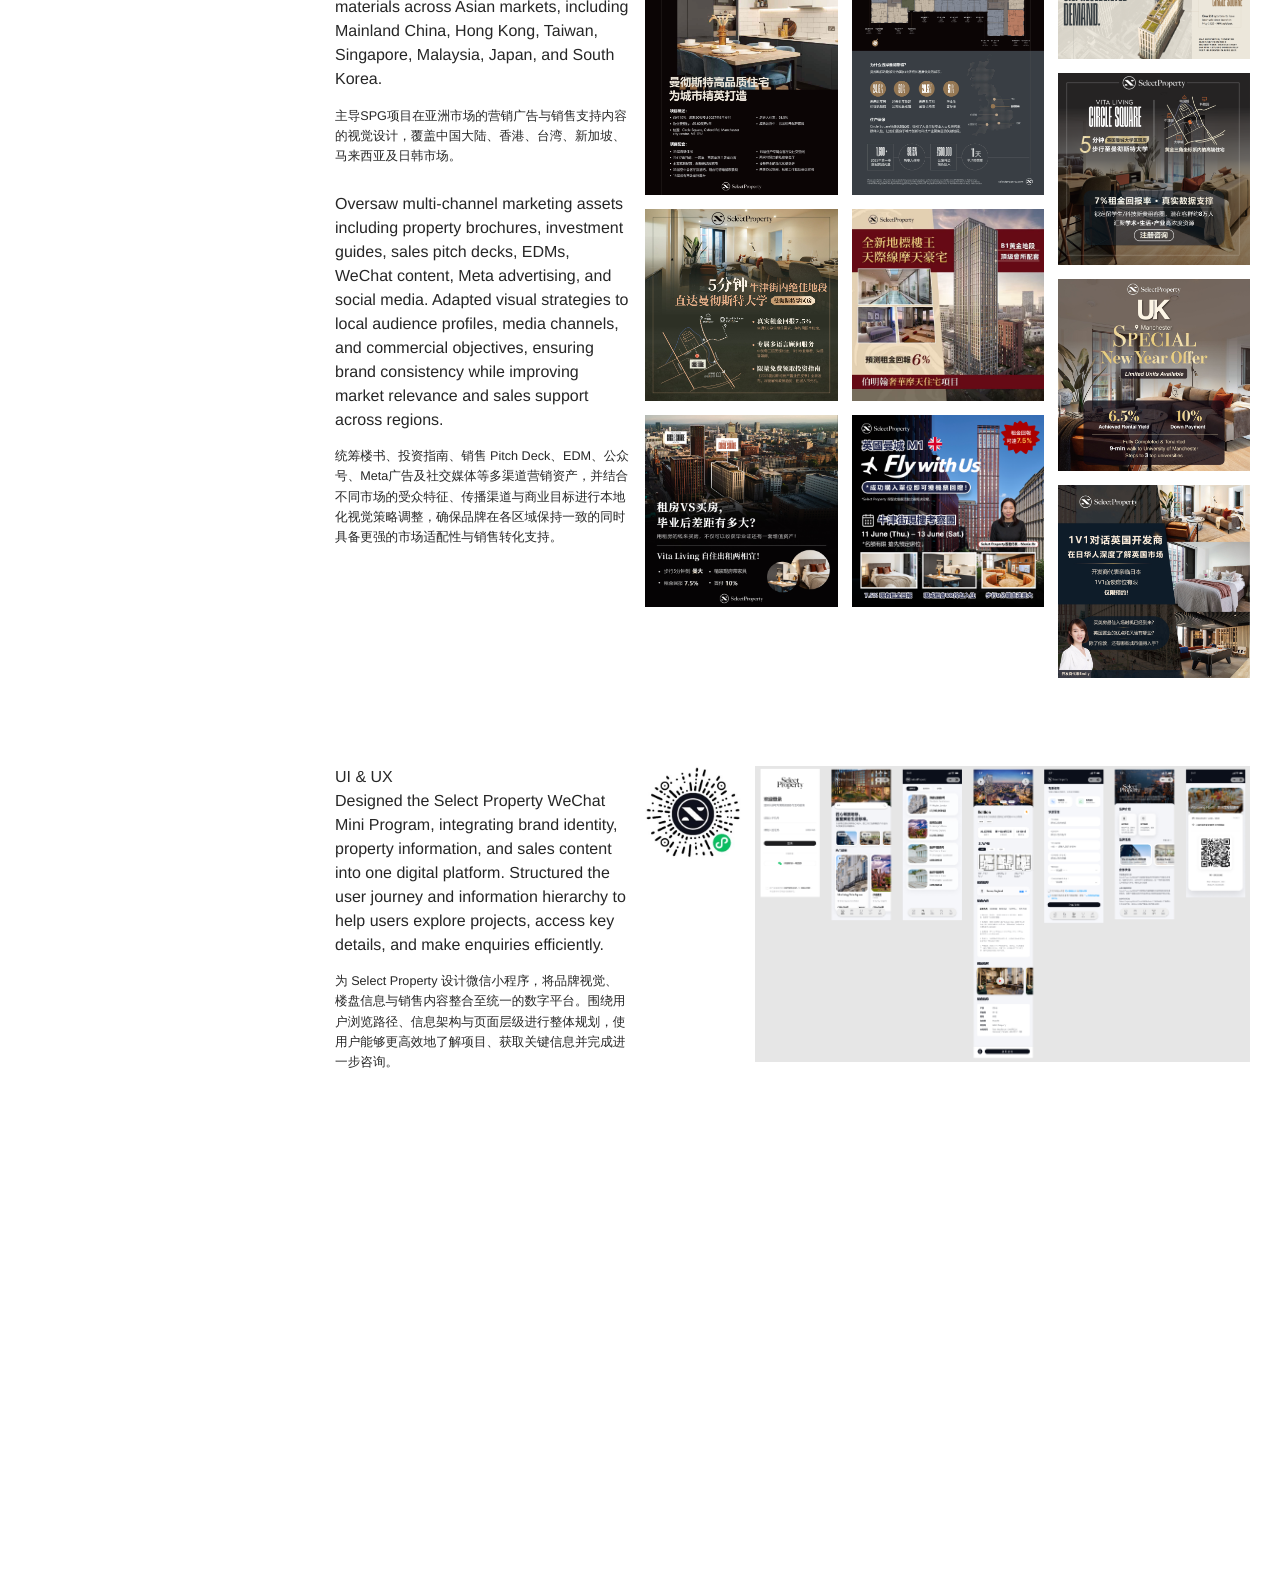
<file: pages/select-property.html>
<!doctype html>
<html lang="en">
<head>
  <meta charset="utf-8">
  <meta name="viewport" content="width=device-width, initial-scale=1">
  <title>Select Property — Kira Zhou</title>
  <link rel="stylesheet" href="../assets/css/styles.css">
</head>
<body>
  <aside class="sidebar"><span class="sidebar-brand">Kira Zhou<br>
</span><br>
<hr /><br>
<br>
<br><h2><b>Brand Identity</b> <br>

</h2><span class="sidebar-links">    <a class="" href="../pages/select-property.html" rel="history">→Select Property</a><br>    <a class="" href="../pages/kawa-room.html" rel="history"> →Kawa Room</a><br>
</span><br>
<h2><b>Brand Experience</b></h2>
<span class="sidebar-links">    <a class="" href="../pages/brand-events.html" rel="history">→Brand Events</a><br>    <a class="" href="../pages/marketing-campaigns.html" rel="history"> →Marketing Campaigns</a></span><span class="sidebar-links"></span><br>
<h2><b>Research & Exploration</b></h2>
<span class="sidebar-links">    <a class="" href="../pages/imf.html" rel="history">→IMF</a><br>
    <a class="" href="../pages/aromatherapy.html" rel="history">→Aromatherapy</a></span><br>
   <br>
<br>
<br>
<br>
<br>
<br>
<br>
<br>
<br>
<br>
<br>
<br>
<br>
<br>
<br>
<br>
<br>
<br>
<br>
<br>
<br><br>zhoujing008289@outlook.com<br></aside>
  <main class="content">
    <div class="page-label"><a href="../index.html">←Home Page</a></div>
<section class="project-row"><div class="column span-3"><span class="style-4">Brand Upgrade</span><br><div class="copy-pair"><p class="copy-en">One Collection is a brand upgrade for Select Property’s premium residential portfolio, scheduled for official launch in 2027. This page presents only a selected portion of the brand proposal.</p><p class="copy-zh">One Collection 是 Select Property 旗下高端住宅系列的品牌升级项目，预计于 2027 年正式发布，本页面仅展示部分品牌提案内容。</p></div><div class="copy-pair"><p class="copy-en">Through One Collection and other branding projects, I have developed and led a complete brand design process spanning research and insight, brand positioning, visual strategy, identity systems, application guidelines, and multi-touchpoint implementation. My experience covers luxury real estate, industrial, hospitality, and consumer brands, as well as building my own pet brand, KaWa Room, from the ground up, demonstrating strong capabilities in brand strategy, systematic design, and long-term brand asset management.</p><p class="copy-zh">通过 One Collection 及其他品牌项目，我建立并推进了从研究洞察、品牌定位、视觉策略，到识别系统、应用规范及跨触点落地的完整品牌设计流程。相关经验覆盖高端地产、工业、餐饮及消费品牌，并延伸至自有品牌 KaWa Room 的从 0 到 1 建设，体现了我在品牌策略、系统化设计与品牌资产管理方面的综合能力。</p></div></div><div class="column span-9"><figure class="media" data-cargo-hash="I3113224310132200108612617809147" style="--media-width: 100%;"><img src="../assets/images/image-I3113224.png" alt=".png" loading="lazy"></figure><br>
<figure class="media" data-cargo-hash="E3113224364992816983824824315131" style="--media-width: 100%;"><img src="../assets/images/02-E3113224.png" alt="02-" loading="lazy"></figure><br>
<figure class="media" data-cargo-hash="U3113224440569127453812857285883"><img src="../assets/images/image-U3113224.png" alt=".png" loading="lazy"></figure><figure class="media" data-cargo-hash="B3113224508840527270611907816699"><img src="../assets/images/image-B3113224.png" alt=".png" loading="lazy"></figure><br>
<figure class="media" data-cargo-hash="B3113224569530315273116332633339"><img src="../assets/images/05-B3113224.png" alt="05" loading="lazy"></figure><br>
<figure class="media" data-cargo-hash="U3113230528234479450923114736891"><img src="../assets/images/image-U3113230.png" alt=".png" loading="lazy"></figure><br>
<figure class="media" data-cargo-hash="L3113224694894387998046445415675"><img src="../assets/images/07-L3113224.png" alt="07" loading="lazy"></figure><br>
<figure class="media" data-cargo-hash="C3113224822601197220337671253243"><img src="../assets/images/62-C3113224.png" alt="62" loading="lazy"></figure><br>
<figure class="media" data-cargo-hash="P3113224880413293147343406017787"><img src="../assets/images/60-P3113224.png" alt="60" loading="lazy"></figure><br>
<a hash="P3105268027347574595586208607483" href="https://freight.cargo.site/m/P3105268027347574595586208607483/_3mm.pdf" target="_blank"></a><a hash="P3105268027347574595586208607483" href="https://freight.cargo.site/m/P3105268027347574595586208607483/_3mm.pdf" target="_blank"></a></div></section><br><br>
 <br>
<section class="project-row detail-organized"><div class="column span-4"><span class="style-4">Sales & Digital Materials</span><br>
<div class="copy-pair"><p class="copy-en">Led visual design for SPG’s marketing campaigns and sales enablement materials across Asian markets, including Mainland China, Hong Kong, Taiwan, Singapore, Malaysia, Japan, and South Korea.</p><p class="copy-zh">主导SPG项目在亚洲市场的营销广告与销售支持内容的视觉设计，覆盖中国大陆、香港、台湾、新加坡、马来西亚及日韩市场。</p></div><div class="copy-pair"><p class="copy-en">Oversaw multi-channel marketing assets including property brochures, investment guides, sales pitch decks, EDMs, WeChat content, Meta advertising, and social media. Adapted visual strategies to local audience profiles, media channels, and commercial objectives, ensuring brand consistency while improving market relevance and sales support across regions.</p><p class="copy-zh">统筹楼书、投资指南、销售 Pitch Deck、EDM、公众号、Meta广告及社交媒体等多渠道营销资产，并结合不同市场的受众特征、传播渠道与商业目标进行本地化视觉策略调整，确保品牌在各区域保持一致的同时具备更强的市场适配性与销售转化支持。</p></div></div><div class="column span-8"><div class="image-grid three-up"><figure class="media" data-cargo-hash="E3105287598771187735135477083387"><img src="../assets/images/111-E3105287.jpg" alt="111" loading="lazy"></figure><figure class="media" data-cargo-hash="F3102114396846944222002412825851" style="--media-width: 100%;"><img src="../assets/images/meta20251118-F3102114.jpg" alt="Meta20251118-" loading="lazy"></figure><figure class="media" data-cargo-hash="H3102114197751235434455222234363"><img src="../assets/images/frame-5-H3102114.jpg" alt="Frame-5" loading="lazy"></figure><figure class="media" data-cargo-hash="K3105287697553502249850125987067"><img src="../assets/images/7-K3105287.jpg" alt="7" loading="lazy"></figure><figure class="media" data-cargo-hash="I3102115716471675022962606779643"><img src="../assets/images/image-I3102115.jpg" alt=".jpg" loading="lazy"></figure><figure class="media" data-cargo-hash="C3102116432316025547335466790139"><img src="../assets/images/fly-with-us-monie-C3102116.png" alt="Fly-with-us-Monie" loading="lazy"></figure><figure class="media" data-cargo-hash="N3105294994937883856759068863739"><img src="../assets/images/2026-08-28-16-39-23-N3105294.png" alt="2026-08-28-16.39.23" loading="lazy"></figure><figure class="media" data-cargo-hash="X3102113615904033861508545162491"><img src="../assets/images/20251030meta-X3102113.png" alt="20251030Meta" loading="lazy"></figure><figure class="media" data-cargo-hash="R3102114649124616174054240726267"><img src="../assets/images/20250120-R3102114.jpg" alt="20250120" loading="lazy"></figure><figure class="media" data-cargo-hash="Y3102114466686317285066775244027"><img src="../assets/images/20251022-meta1-Y3102114.jpg" alt="20251022-Meta1" loading="lazy"></figure></div></div></section><br>
<section class="project-row detail-organized"><div class="column span-4">UI & UX<br><div class="copy-pair"><p class="copy-en">Designed the Select Property WeChat Mini Program, integrating brand identity, property information, and sales content into one digital platform. Structured the user journey and information hierarchy to help users explore projects, access key details, and make enquiries efficiently.</p><p class="copy-zh">为 Select Property 设计微信小程序，将品牌视觉、楼盘信息与销售内容整合至统一的数字平台。围绕用户浏览路径、信息架构与页面层级进行整体规划，使用户能够更高效地了解项目、获取关键信息并完成进一步咨询。</p></div></div><div class="column span-8"><div class="image-grid qr-layout"><figure class="media qr-code" data-cargo-hash="Z3109723063486200833461918674171" style="--media-width: 42.9%;"><img src="../assets/images/1e24e7f0b6aea3f42a13cbb64326dd69-Z3109723.jpg" alt="1e24e7f0b6aea3f42a13cbb64326dd69" loading="lazy"></figure><figure class="media" data-cargo-hash="P3105156831259741989947125837051"><img src="../assets/images/2026-08-28-14-32-56-P3105156.png" alt="2026-08-28-14.32.56" loading="lazy"></figure></div></div></section><br>
<br>
<br>
<br>
<br>
<br>
<br>
<br><br>
<br>
<br>
<br>
<br>
<br>
<br>
<br>
<br>
  </main>
  <script src="../assets/js/main.js"></script>
</body>
</html>
</file>
<file: assets/css/styles.css>
* { box-sizing: border-box; }
:root {
  --sidebar-width: 25%;
  --page-pad: 30px;
  --image-gap: 14px;
  --text: rgba(0, 0, 0, .85);
}
html { background: #fff; }
body {
  margin: 0;
  padding: var(--page-pad);
  background: #fff;
  color: var(--text);
  font-size: 16px;
  line-height: 1.5;
  letter-spacing: 0;
  font-family: "Helvetica Neue", Helvetica, Arial, -apple-system, BlinkMacSystemFont, "PingFang SC", "Microsoft YaHei", sans-serif;
  font-weight: 400;
  -webkit-font-smoothing: antialiased;
  text-rendering: geometricPrecision;
}
body::-webkit-scrollbar,
.sidebar::-webkit-scrollbar,
.content::-webkit-scrollbar {
  display: none;
}
body,
.sidebar,
.content {
  scrollbar-width: none;
  -ms-overflow-style: none;
}
a {
  color: inherit;
  text-decoration: underline;
  text-decoration-thickness: 1px;
  text-underline-offset: .08em;
}
.sidebar {
  position: fixed;
  left: var(--page-pad);
  top: var(--page-pad);
  bottom: var(--page-pad);
  width: calc(var(--sidebar-width) - var(--page-pad));
  max-width: 25%;
  overflow: auto;
  background: #fff;
  z-index: 3;
}
.sidebar-brand,
.style-5 {
  font-size: 42px;
  font-weight: 400;
  line-height: 1.05;
}
.sidebar h2 {
  font-size: 24px;
  font-weight: 600;
  line-height: 1.08;
  margin: 0;
}
.sidebar-links,
.sidebar .style-7 {
  display: block;
  font-size: 16px;
  font-weight: 400;
  line-height: 1.35;
  margin-bottom: 24px;
}
.sidebar h2:not(:first-of-type) { margin-top: 4px; }
.sidebar a { text-decoration-thickness: 1px; }
.sidebar hr,
hr {
  border: 0;
  border-top: 1px solid rgba(0, 0, 0, .75);
  margin: 0;
}
.content {
  margin-left: var(--sidebar-width);
  min-height: calc(100vh - (var(--page-pad) * 2));
  width: calc(100% - var(--sidebar-width));
}
.page-label {
  text-align: right;
  font-size: 16px;
  font-weight: 600;
  line-height: 1.2;
  margin: 0 0 72px;
}
.project-row {
  display: grid;
  grid-template-columns: repeat(12, minmax(0, 1fr));
  gap: 1rem;
  align-items: start;
  margin: 0 0 64px;
}
.project-row.wide-gap { gap: 2rem; }
.column {
  grid-column: span 4;
  min-width: 0;
  line-height: 1.5;
}
.span-1 { grid-column: span 1; }
.span-2 { grid-column: span 2; }
.span-3 { grid-column: span 3; }
.span-4 { grid-column: span 4; }
.span-5 { grid-column: span 5; }
.span-6 { grid-column: span 6; }
.span-7 { grid-column: span 7; }
.span-8 { grid-column: span 8; }
.span-9 { grid-column: span 9; }
.span-10 { grid-column: span 10; }
.span-11 { grid-column: span 11; }
.span-12 { grid-column: span 12; }
.style-4 {
  font-size: 18px;
  font-weight: 600;
  line-height: 1.25;
}
.style-6 {
  display: inline-block;
  font-size: 26px;
  font-weight: 600;
  line-height: 1.18;
}
.style-7 { line-height: 1.35; }
.font-scale-079 {
  font-size: .79em;
  line-height: 1.6;
  display: inline;
}
.copy-pair {
  margin: 0 0 1.65rem;
}
.copy-pair:last-child {
  margin-bottom: 0;
}
.copy-en,
.copy-zh {
  margin: 0;
  font-size: inherit;
  line-height: 1.5;
}
.copy-zh {
  margin-top: .85rem;
  font-size: .79em;
  line-height: 1.6;
}
.column > .font-scale-079 {
  display: block;
  margin-top: .85rem;
}
.media {
  display: block;
  vertical-align: top;
  width: var(--media-width, 100%);
  max-width: 100%;
  margin: 0 0 var(--image-gap);
  line-height: 0;
}
.detail-organized .media {
  margin-bottom: var(--image-gap);
}
.detail-organized .gallery {
  margin-bottom: var(--image-gap);
}
.media + br,
.image-grid br,
.gallery br {
  display: none;
}
.image-grid {
  display: grid;
  gap: var(--image-gap);
  align-items: start;
}
.image-grid.two-up {
  grid-template-columns: repeat(2, minmax(0, 1fr));
}
.image-grid.three-up {
  display: block;
  columns: 3 190px;
  column-gap: var(--image-gap);
}
.image-grid.qr-layout {
  grid-template-columns: 96px minmax(0, 1fr);
}
.image-grid .media {
  width: 100%;
  margin-bottom: 0;
}
.image-grid.three-up .media {
  display: block;
  break-inside: avoid;
  margin-bottom: var(--image-gap);
}
.image-grid .qr-code,
.qr-code {
  width: 96px !important;
  max-width: 96px;
  justify-self: start;
}
.media img {
  display: block;
  width: 100%;
  height: auto;
}
.image-link {
  display: block;
  text-decoration: none;
}
.gallery {
  width: 100%;
  margin: 0;
}
.gallery-columnized {
  column-gap: var(--gallery-gap, 1rem);
  columns: 2 240px;
}
.gallery-columnized.count-12,
.gallery-columnized.count-7 {
  columns: 3 190px;
}
.gallery-columnized .media {
  display: block;
  width: 100%;
  break-inside: avoid;
  margin: 0 0 var(--gallery-gap, var(--image-gap));
}
.gallery-slideshow {
  position: relative;
  width: 100%;
  overflow: hidden;
}
.gallery-slideshow .slides {
  display: flex;
  overflow-x: auto;
  scroll-snap-type: x mandatory;
  scrollbar-width: none;
}
.gallery-slideshow .slides::-webkit-scrollbar { display: none; }
.gallery-slideshow .media {
  flex: 0 0 100%;
  width: 100%;
  scroll-snap-align: start;
}
.slide-control {
  position: absolute;
  top: 50%;
  transform: translateY(-50%);
  z-index: 2;
  border: 0;
  background: rgba(255,255,255,.78);
  color: var(--text);
  font: inherit;
  line-height: 1;
  padding: 6px 8px;
  cursor: pointer;
}
.slide-control.prev { left: 0; }
.slide-control.next { right: 0; }
h1, h2, h3, p { margin: 0; }
@media (max-width: 900px) {
  body {
    padding: 18px;
    font-size: 15px;
  }
  .sidebar {
    position: relative;
    left: auto;
    top: auto;
    bottom: auto;
    width: 100%;
    max-width: none;
    margin-bottom: 42px;
  }
  .content {
    margin-left: 0;
    width: 100%;
  }
  .page-label {
    text-align: left;
    margin-bottom: 42px;
  }
  .sidebar-brand,
  .style-5 { font-size: 34px; }
  .sidebar h2 { font-size: 22px; }
  .sidebar-links,
  .sidebar .style-7 { font-size: 16px; }
  .style-4 { font-size: 18px; }
  .project-row {
    display: block;
    margin-bottom: 54px;
  }
  .column { margin-bottom: 1rem; }
  .image-grid.three-up {
    columns: 1;
  }
  .image-grid.two-up { grid-template-columns: repeat(2, minmax(0, 1fr)); }
  .image-grid .qr-code,
  .qr-code {
    width: 72px !important;
    max-width: 72px;
  }
  .image-grid.qr-layout {
    grid-template-columns: 72px minmax(0, 1fr);
  }
  .gallery-columnized,
  .gallery-columnized.count-12,
  .gallery-columnized.count-7 {
    columns: 1;
  }
}
</file>
